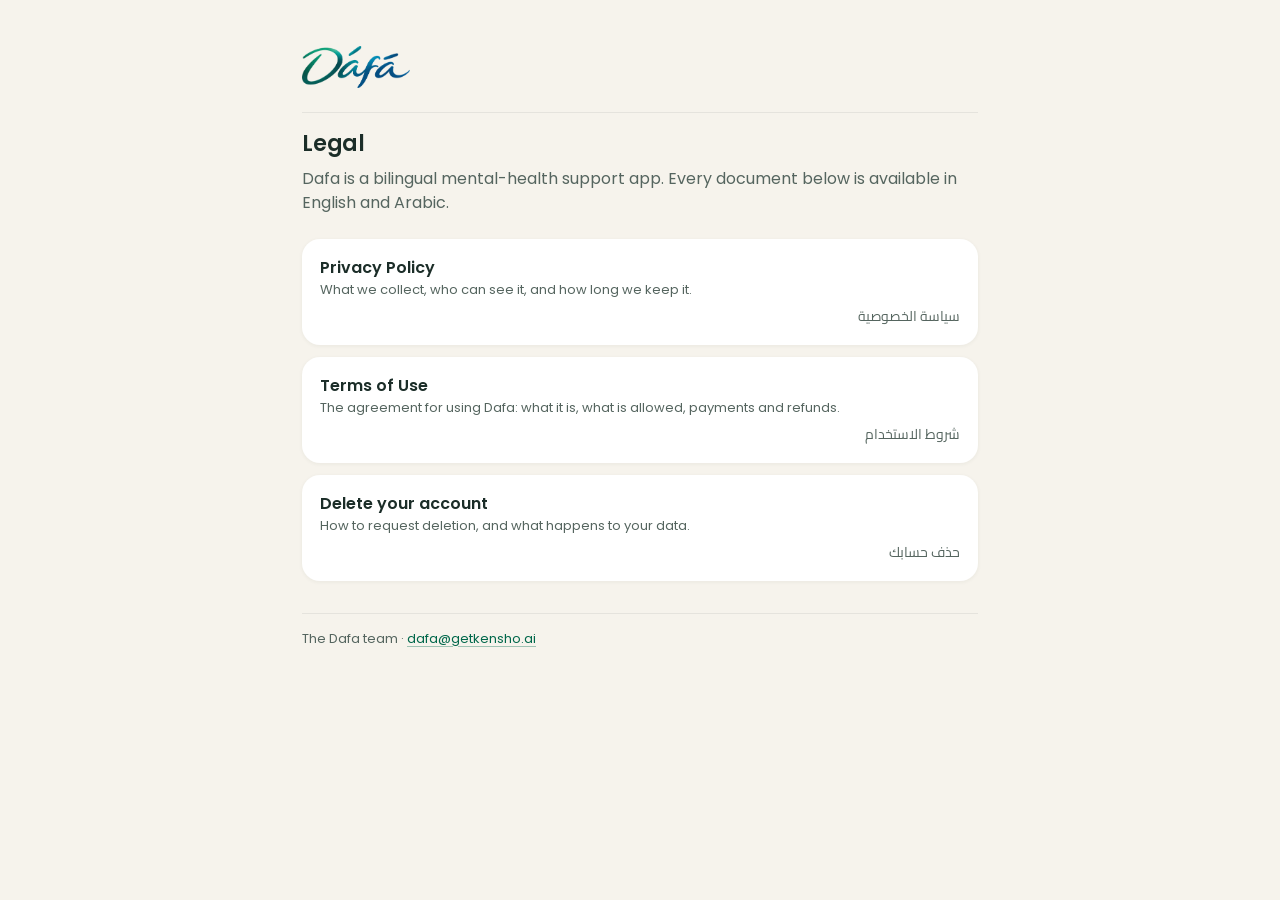
<file: index.html>
<!doctype html>
<html lang="en" dir="ltr">
<head>
<meta charset="utf-8">
<meta name="viewport" content="width=device-width, initial-scale=1">
<title>Dafa — Legal</title>
<meta name="description" content="Dafa privacy policy and account deletion.">
<meta name="theme-color" content="#F6F3EC">
<link rel="stylesheet" href="style.css">
<style>
  .links { display: grid; gap: var(--sp-md); margin-top: var(--sp-xl); }
  .links a {
    display: block;
    background: var(--card);
    border-radius: var(--r-lg);
    padding: var(--sp-card);
    box-shadow: var(--e-raised);
    text-decoration: none;
    color: var(--ink);
  }
  .links a:hover { box-shadow: var(--e-soft); }
  .links .t { font-size: 16px; line-height: 22px; font-weight: 600; }
  .links .d { font-size: 13px; line-height: 18px; color: var(--slate); margin-top: 2px; }
  .links .ar { font-family: var(--font-arabic); direction: rtl; margin-top: 6px; color: var(--slate); font-size: 14px; }
</style>
</head>
<body>
<div class="wrap">

<header class="masthead">
  <a class="brand" href="index.html">
    <img src="dafa-wordmark.png" alt="Dafa" width="309" height="120">
  </a>
</header>

<h1>Legal</h1>
<p class="lede">Dafa is a bilingual mental-health support app. Every document below is available in English and Arabic.</p>

<nav class="links">
  <a href="privacy-policy.html">
    <div class="t">Privacy Policy</div>
    <div class="d">What we collect, who can see it, and how long we keep it.</div>
    <div class="ar">سياسة الخصوصية</div>
  </a>
  <a href="terms.html">
    <div class="t">Terms of Use</div>
    <div class="d">The agreement for using Dafa: what it is, what is allowed, payments and refunds.</div>
    <div class="ar">شروط الاستخدام</div>
  </a>
  <a href="delete-account.html">
    <div class="t">Delete your account</div>
    <div class="d">How to request deletion, and what happens to your data.</div>
    <div class="ar">حذف حسابك</div>
  </a>
</nav>

<footer>
  <p>The Dafa team · <a href="mailto:dafa@getkensho.ai">dafa@getkensho.ai</a></p>
</footer>

</div>
</body>
</html>
</file>
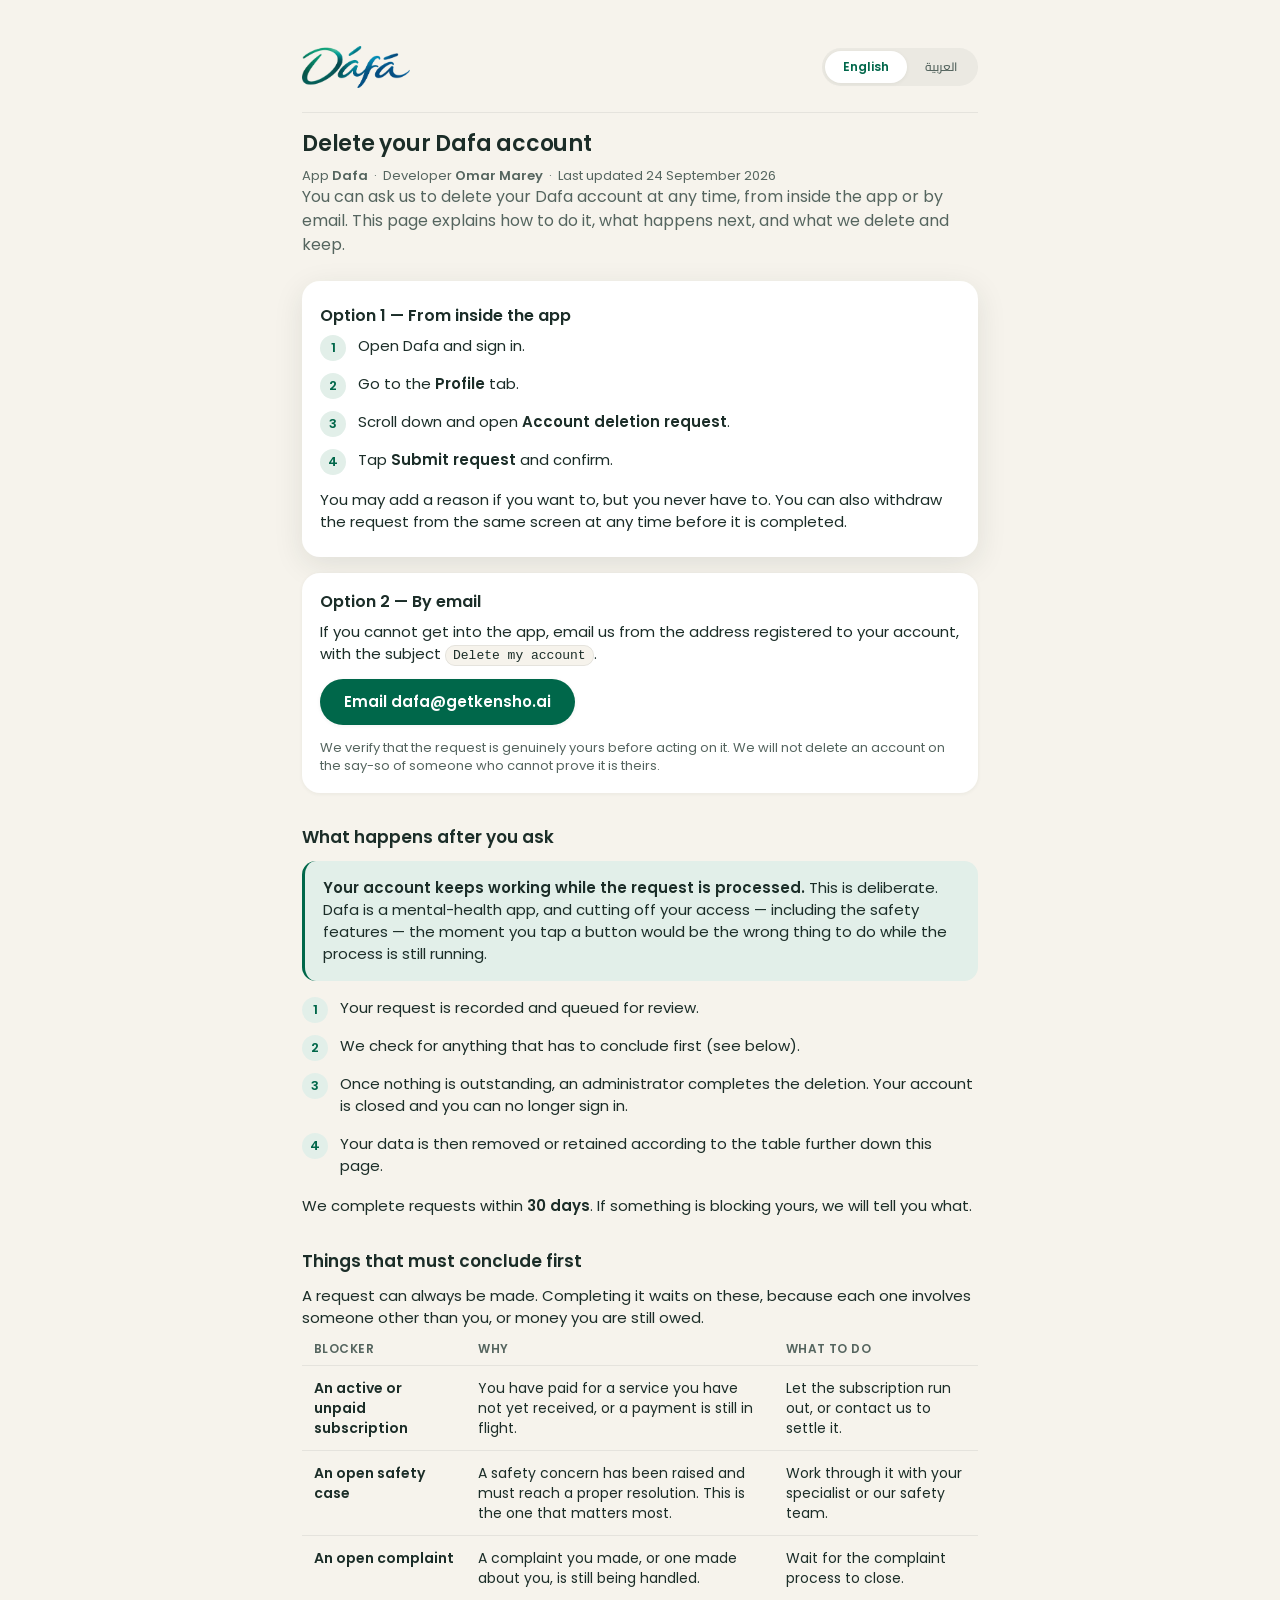
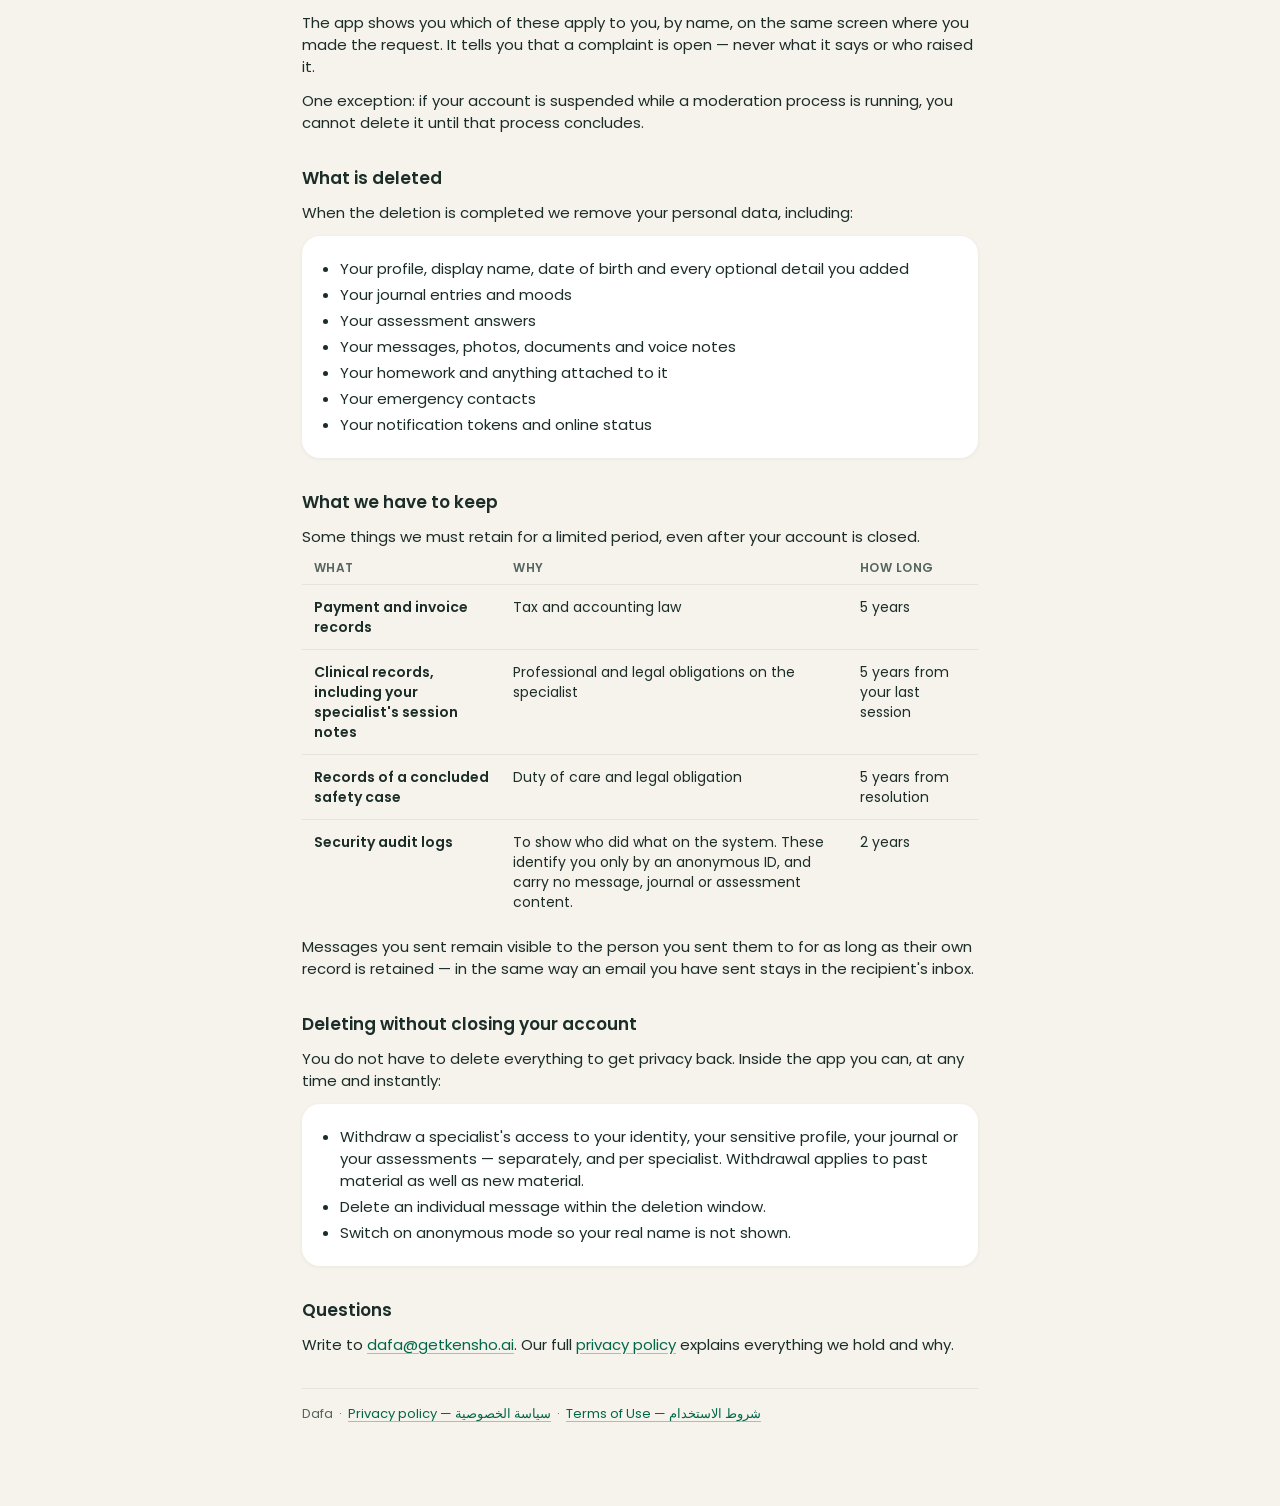
<file: delete-account.html>
<!doctype html>
<html lang="en" dir="ltr">
<head>
<meta charset="utf-8">
<meta name="viewport" content="width=device-width, initial-scale=1">
<title>Dafa — Delete your account</title>
<meta name="description" content="How to request deletion of your Dafa account and what happens to your data afterwards.">
<meta name="theme-color" content="#F6F3EC">
<link rel="stylesheet" href="style.css">
</head>
<body>
<div class="wrap">

<header class="masthead">
  <a class="brand" href="index.html">
    <img src="dafa-wordmark.png" alt="Dafa" width="309" height="120">
  </a>
  <div class="segmented" role="group" aria-label="Language">
    <button id="btn-en" aria-pressed="true" onclick="setLang('en')">English</button>
    <button id="btn-ar" aria-pressed="false" onclick="setLang('ar')">العربية</button>
  </div>
</header>

<!-- ══════════════════════════ ENGLISH ══════════════════════════ -->
<div class="lang on" id="en">

<h1>Delete your Dafa account</h1>
<p class="meta">App <strong>Dafa</strong> &nbsp;·&nbsp; Developer <strong>Omar Marey</strong> &nbsp;·&nbsp; Last updated 24 September 2026</p>

<p class="lede">You can ask us to delete your Dafa account at any time, from inside the app or by email. This page explains how to do it, what happens next, and what we delete and keep.</p>

<div class="card hero">
  <h3>Option 1 — From inside the app</h3>
  <ol class="steps">
    <li>Open Dafa and sign in.</li>
    <li>Go to the <strong>Profile</strong> tab.</li>
    <li>Scroll down and open <strong>Account deletion request</strong>.</li>
    <li>Tap <strong>Submit request</strong> and confirm.</li>
  </ol>
  <p style="margin-top:18px">You may add a reason if you want to, but you never have to. You can also withdraw the request from the same screen at any time before it is completed.</p>
</div>

<div class="card">
  <h3>Option 2 — By email</h3>
  <p>If you cannot get into the app, email us from the address registered to your account, with the subject <code>Delete my account</code>.</p>
  <p><a class="btn" href="mailto:dafa@getkensho.ai?subject=Delete%20my%20account">Email dafa@getkensho.ai</a></p>
  <p class="meta" style="margin-top:14px">We verify that the request is genuinely yours before acting on it. We will not delete an account on the say-so of someone who cannot prove it is theirs.</p>
</div>

<h2>What happens after you ask</h2>

<div class="callout good">
  <p><strong>Your account keeps working while the request is processed.</strong> This is deliberate. Dafa is a mental-health app, and cutting off your access — including the safety features — the moment you tap a button would be the wrong thing to do while the process is still running.</p>
</div>

<ol class="steps">
  <li>Your request is recorded and queued for review.</li>
  <li>We check for anything that has to conclude first (see below).</li>
  <li>Once nothing is outstanding, an administrator completes the deletion. Your account is closed and you can no longer sign in.</li>
  <li>Your data is then removed or retained according to the table further down this page.</li>
</ol>

<p style="margin-top:18px">We complete requests within <strong>30 days</strong>. If something is blocking yours, we will tell you what.</p>

<h2>Things that must conclude first</h2>
<p>A request can always be made. Completing it waits on these, because each one involves someone other than you, or money you are still owed.</p>
<table>
  <thead><tr><th>Blocker</th><th>Why</th><th>What to do</th></tr></thead>
  <tbody>
    <tr>
      <td>An active or unpaid subscription</td>
      <td>You have paid for a service you have not yet received, or a payment is still in flight.</td>
      <td>Let the subscription run out, or contact us to settle it.</td>
    </tr>
    <tr>
      <td>An open safety case</td>
      <td>A safety concern has been raised and must reach a proper resolution. This is the one that matters most.</td>
      <td>Work through it with your specialist or our safety team.</td>
    </tr>
    <tr>
      <td>An open complaint</td>
      <td>A complaint you made, or one made about you, is still being handled.</td>
      <td>Wait for the complaint process to close.</td>
    </tr>
  </tbody>
</table>
<p>The app shows you which of these apply to you, by name, on the same screen where you made the request. It tells you that a complaint is open — never what it says or who raised it.</p>
<p>One exception: if your account is suspended while a moderation process is running, you cannot delete it until that process concludes.</p>

<h2>What is deleted</h2>
<p>When the deletion is completed we remove your personal data, including:</p>
<div class="card">
  <ul>
    <li>Your profile, display name, date of birth and every optional detail you added</li>
    <li>Your journal entries and moods</li>
    <li>Your assessment answers</li>
    <li>Your messages, photos, documents and voice notes</li>
    <li>Your homework and anything attached to it</li>
    <li>Your emergency contacts</li>
    <li>Your notification tokens and online status</li>
  </ul>
</div>

<h2>What we have to keep</h2>
<p>Some things we must retain for a limited period, even after your account is closed.</p>
<table>
  <thead><tr><th>What</th><th>Why</th><th>How long</th></tr></thead>
  <tbody>
    <tr><td>Payment and invoice records</td><td>Tax and accounting law</td><td>5 years</td></tr>
    <tr><td>Clinical records, including your specialist's session notes</td><td>Professional and legal obligations on the specialist</td><td>5 years from your last session</td></tr>
    <tr><td>Records of a concluded safety case</td><td>Duty of care and legal obligation</td><td>5 years from resolution</td></tr>
    <tr><td>Security audit logs</td><td>To show who did what on the system. These identify you only by an anonymous ID, and carry no message, journal or assessment content.</td><td>2 years</td></tr>
  </tbody>
</table>

<p>Messages you sent remain visible to the person you sent them to for as long as their own record is retained — in the same way an email you have sent stays in the recipient's inbox.</p>

<h2>Deleting without closing your account</h2>
<p>You do not have to delete everything to get privacy back. Inside the app you can, at any time and instantly:</p>
<div class="card">
  <ul>
    <li>Withdraw a specialist's access to your identity, your sensitive profile, your journal or your assessments — separately, and per specialist. Withdrawal applies to past material as well as new material.</li>
    <li>Delete an individual message within the deletion window.</li>
    <li>Switch on anonymous mode so your real name is not shown.</li>
  </ul>
</div>

<h2>Questions</h2>
<p>Write to <a href="mailto:dafa@getkensho.ai">dafa@getkensho.ai</a>. Our full <a href="privacy-policy.html">privacy policy</a> explains everything we hold and why.</p>

</div>

<!-- ══════════════════════════ ARABIC ══════════════════════════ -->
<div class="lang" id="ar" dir="rtl" lang="ar">

<h1>حذف حسابك في Dafa</h1>
<p class="meta">التطبيق <strong>Dafa</strong> &nbsp;·&nbsp; المطوّر <strong>عمر مرعي</strong> &nbsp;·&nbsp; آخر تحديث ٢٤ سبتمبر ٢٠٢٦</p>

<p class="lede">يمكنك أن تطلب منا حذف حسابك في Dafa في أي وقت، من داخل التطبيق أو عبر البريد الإلكتروني. توضح هذه الصفحة كيف تفعل ذلك، وماذا يحدث بعده، وما الذي نحذفه وما الذي نحتفظ به.</p>

<div class="card hero">
  <h3>الطريقة الأولى — من داخل التطبيق</h3>
  <ol class="steps">
    <li>افتح Dafa وسجّل الدخول.</li>
    <li>انتقل إلى تبويب <strong>الملف الشخصي</strong>.</li>
    <li>انزل لأسفل وافتح <strong>طلب حذف الحساب</strong>.</li>
    <li>اضغط <strong>قدّم الطلب</strong> ثم أكّد.</li>
  </ol>
  <p style="margin-top:18px">يمكنك إضافة سبب إن أردت، لكنك لست مضطرًا أبدًا. ويمكنك كذلك سحب الطلب من الشاشة نفسها في أي وقت قبل اكتماله.</p>
</div>

<div class="card">
  <h3>الطريقة الثانية — عبر البريد الإلكتروني</h3>
  <p>إذا تعذّر عليك الدخول إلى التطبيق، راسلنا من البريد المسجّل في حسابك وليكن الموضوع <code>حذف حسابي</code>.</p>
  <p><a class="btn" href="mailto:dafa@getkensho.ai?subject=%D8%AD%D8%B0%D9%81%20%D8%AD%D8%B3%D8%A7%D8%A8%D9%8A">راسلنا على dafa@getkensho.ai</a></p>
  <p class="meta" style="margin-top:14px">ونتحقق من أن الطلب صادر منك فعلًا قبل تنفيذه. فلن نحذف حسابًا بناءً على كلام شخص لا يستطيع إثبات أنه صاحبه.</p>
</div>

<h2>ماذا يحدث بعد طلبك</h2>

<div class="callout good">
  <p><strong>يظل حسابك يعمل أثناء معالجة الطلب.</strong> وهذا مقصود. Dafa تطبيق للصحة النفسية، وقطع وصولك — بما في ذلك خصائص السلامة — بمجرد ضغطك على زر سيكون تصرفًا خاطئًا والإجراء ما زال جاريًا.</p>
</div>

<ol class="steps">
  <li>يُسجَّل طلبك ويُدرَج للمراجعة.</li>
  <li>نتحقق مما يجب أن ينتهي أولًا (انظر أدناه).</li>
  <li>وحين لا يتبقى شيء معلّق، يُتِم أحد المشرفين الحذف. يُغلق حسابك ولن تستطيع تسجيل الدخول بعدها.</li>
  <li>ثم تُحذف بياناتك أو يُحتفظ بها وفق الجدول الوارد أسفل هذه الصفحة.</li>
</ol>

<p style="margin-top:18px">ونُتِم الطلبات خلال <strong>٣٠ يومًا</strong>. وإن كان هناك ما يعطّل طلبك، فسنخبرك به.</p>

<h2>ما يجب أن ينتهي أولًا</h2>
<p>يمكن تقديم الطلب دائمًا. أما إتمامه فينتظر هذه الأمور، لأن كلًّا منها يخص شخصًا آخر غيرك أو مالًا ما زال مستحقًا لك.</p>
<table>
  <thead><tr><th>المعطِّل</th><th>السبب</th><th>ما ينبغي فعله</th></tr></thead>
  <tbody>
    <tr>
      <td>اشتراك ساري أو غير مسدد</td>
      <td>دفعت مقابل خدمة لم تحصل عليها بعد، أو هناك عملية دفع ما زالت جارية.</td>
      <td>اترك الاشتراك ينتهي، أو تواصل معنا لتسويته.</td>
    </tr>
    <tr>
      <td>حالة سلامة مفتوحة</td>
      <td>أُثيرت مسألة تتعلق بالسلامة ويجب أن تصل إلى خاتمة سليمة. وهذا هو الأهم بينها.</td>
      <td>استكملها مع متخصصك أو مع فريق السلامة لدينا.</td>
    </tr>
    <tr>
      <td>شكوى مفتوحة</td>
      <td>شكوى قدّمتها أنت أو قُدِّمت بشأنك وما زالت قيد المعالجة.</td>
      <td>انتظر إغلاق إجراء الشكوى.</td>
    </tr>
  </tbody>
</table>
<p>ويعرض لك التطبيق أيًّا من هذه ينطبق عليك، بالاسم، على الشاشة نفسها التي قدّمت منها الطلب. فيخبرك بأن هناك شكوى مفتوحة — لا بما ورد فيها ولا بمن قدّمها.</p>
<p>واستثناء واحد: إذا كان حسابك موقوفًا أثناء إجراء إشرافي، فلن تتمكن من حذفه حتى ينتهي ذلك الإجراء.</p>

<h2>ما يُحذف</h2>
<p>عند إتمام الحذف نزيل بياناتك الشخصية، ومنها:</p>
<div class="card">
  <ul>
    <li>ملفك الشخصي واسم العرض وتاريخ الميلاد وكل تفصيل اختياري أضفته</li>
    <li>تدوينات يومياتك وحالاتك المزاجية</li>
    <li>إجابات تقييماتك</li>
    <li>رسائلك وصورك ومستنداتك ورسائلك الصوتية</li>
    <li>واجباتك وما أُرفق بها</li>
    <li>جهات اتصال الطوارئ الخاصة بك</li>
    <li>رموز الإشعارات وحالة اتصالك</li>
  </ul>
</div>

<h2>ما يلزمنا الاحتفاظ به</h2>
<p>هناك أمور يلزمنا الاحتفاظ بها مدةً محددة، حتى بعد إغلاق حسابك.</p>
<table>
  <thead><tr><th>ما هو</th><th>السبب</th><th>المدة</th></tr></thead>
  <tbody>
    <tr><td>سجلات الدفع والفواتير</td><td>القانون الضريبي والمحاسبي</td><td>٥ سنوات</td></tr>
    <tr><td>السجلات الإكلينيكية، ومنها ملاحظات جلسات متخصصك</td><td>التزامات مهنية وقانونية على المتخصص</td><td>٥ سنوات من آخر جلسة</td></tr>
    <tr><td>سجلات حالة سلامة منتهية</td><td>واجب الرعاية والتزام قانوني</td><td>٥ سنوات من إغلاقها</td></tr>
    <tr><td>سجلات التدقيق الأمنية</td><td>لبيان من فعل ماذا في النظام. وهي لا تعرّفك إلا بمعرّف مجهول، ولا تحتوي على نص رسائل أو يوميات أو تقييمات.</td><td>سنتان</td></tr>
  </tbody>
</table>

<p>وتبقى الرسائل التي أرسلتها ظاهرة لمن أرسلتها إليه ما دام سجله هو محفوظًا، تمامًا كرسالة بريد أرسلتها فبقيت في بريد المستلم.</p>

<h2>الحذف دون إغلاق الحساب</h2>
<p>لست مضطرًا لحذف كل شيء لتستعيد خصوصيتك. فداخل التطبيق يمكنك، في أي وقت وفورًا:</p>
<div class="card">
  <ul>
    <li>سحب وصول متخصص إلى هويتك أو ملفك الحساس أو يومياتك أو تقييماتك — كلٌّ على حدة، ولكل متخصص بمفرده. والسحب يسري على ما مضى كما على الجديد.</li>
    <li>حذف رسالة بعينها خلال مهلة الحذف.</li>
    <li>تفعيل الوضع المجهول فلا يظهر اسمك الحقيقي.</li>
  </ul>
</div>

<h2>استفسارات</h2>
<p>راسلنا على <a href="mailto:dafa@getkensho.ai">dafa@getkensho.ai</a>. وتشرح <a href="privacy-policy.html">سياسة الخصوصية</a> الكاملة كل ما نحتفظ به وسببه.</p>

</div>

<footer>
  <p>Dafa &nbsp;·&nbsp; <a href="privacy-policy.html">Privacy policy — سياسة الخصوصية</a> &nbsp;·&nbsp; <a href="terms.html">Terms of Use — شروط الاستخدام</a></p>
</footer>

</div>

<script>
function setLang(code) {
  document.querySelectorAll('.lang').forEach(function (el) {
    el.classList.toggle('on', el.id === code);
  });
  document.getElementById('btn-en').setAttribute('aria-pressed', String(code === 'en'));
  document.getElementById('btn-ar').setAttribute('aria-pressed', String(code === 'ar'));
  document.documentElement.lang = code;
  document.documentElement.dir = code === 'ar' ? 'rtl' : 'ltr';
  try { localStorage.setItem('dafa-legal-lang', code); } catch (e) { /* private mode */ }
}
try {
  // §221: the app opens a page with #ar or #en, its reader's language.
  var asked = location.hash.slice(1);
  var saved = localStorage.getItem('dafa-legal-lang');
  if (asked === 'ar' || asked === 'en') setLang(asked);
  else if (saved === 'ar' || saved === 'en') setLang(saved);
  else if ((navigator.language || '').slice(0, 2) === 'ar') setLang('ar');
} catch (e) { /* private mode */ }
</script>

</body>
</html>
</file>
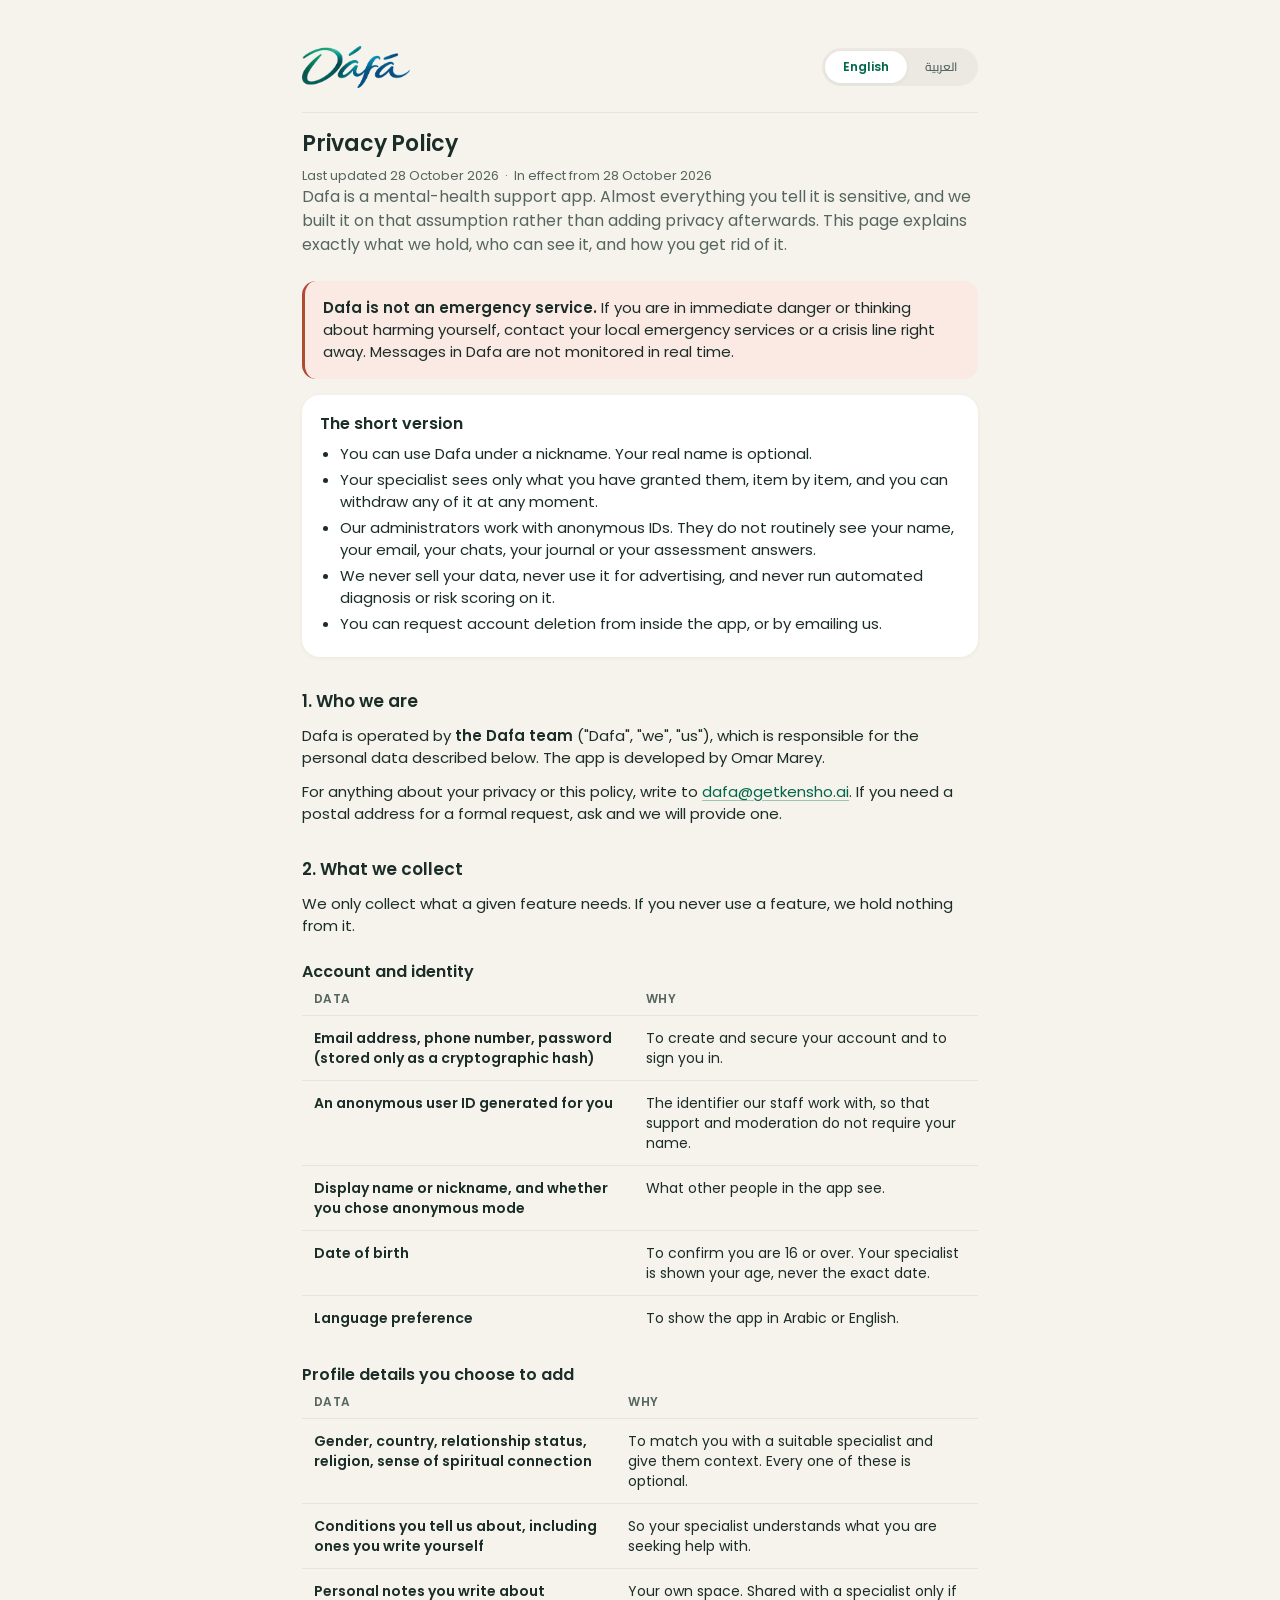
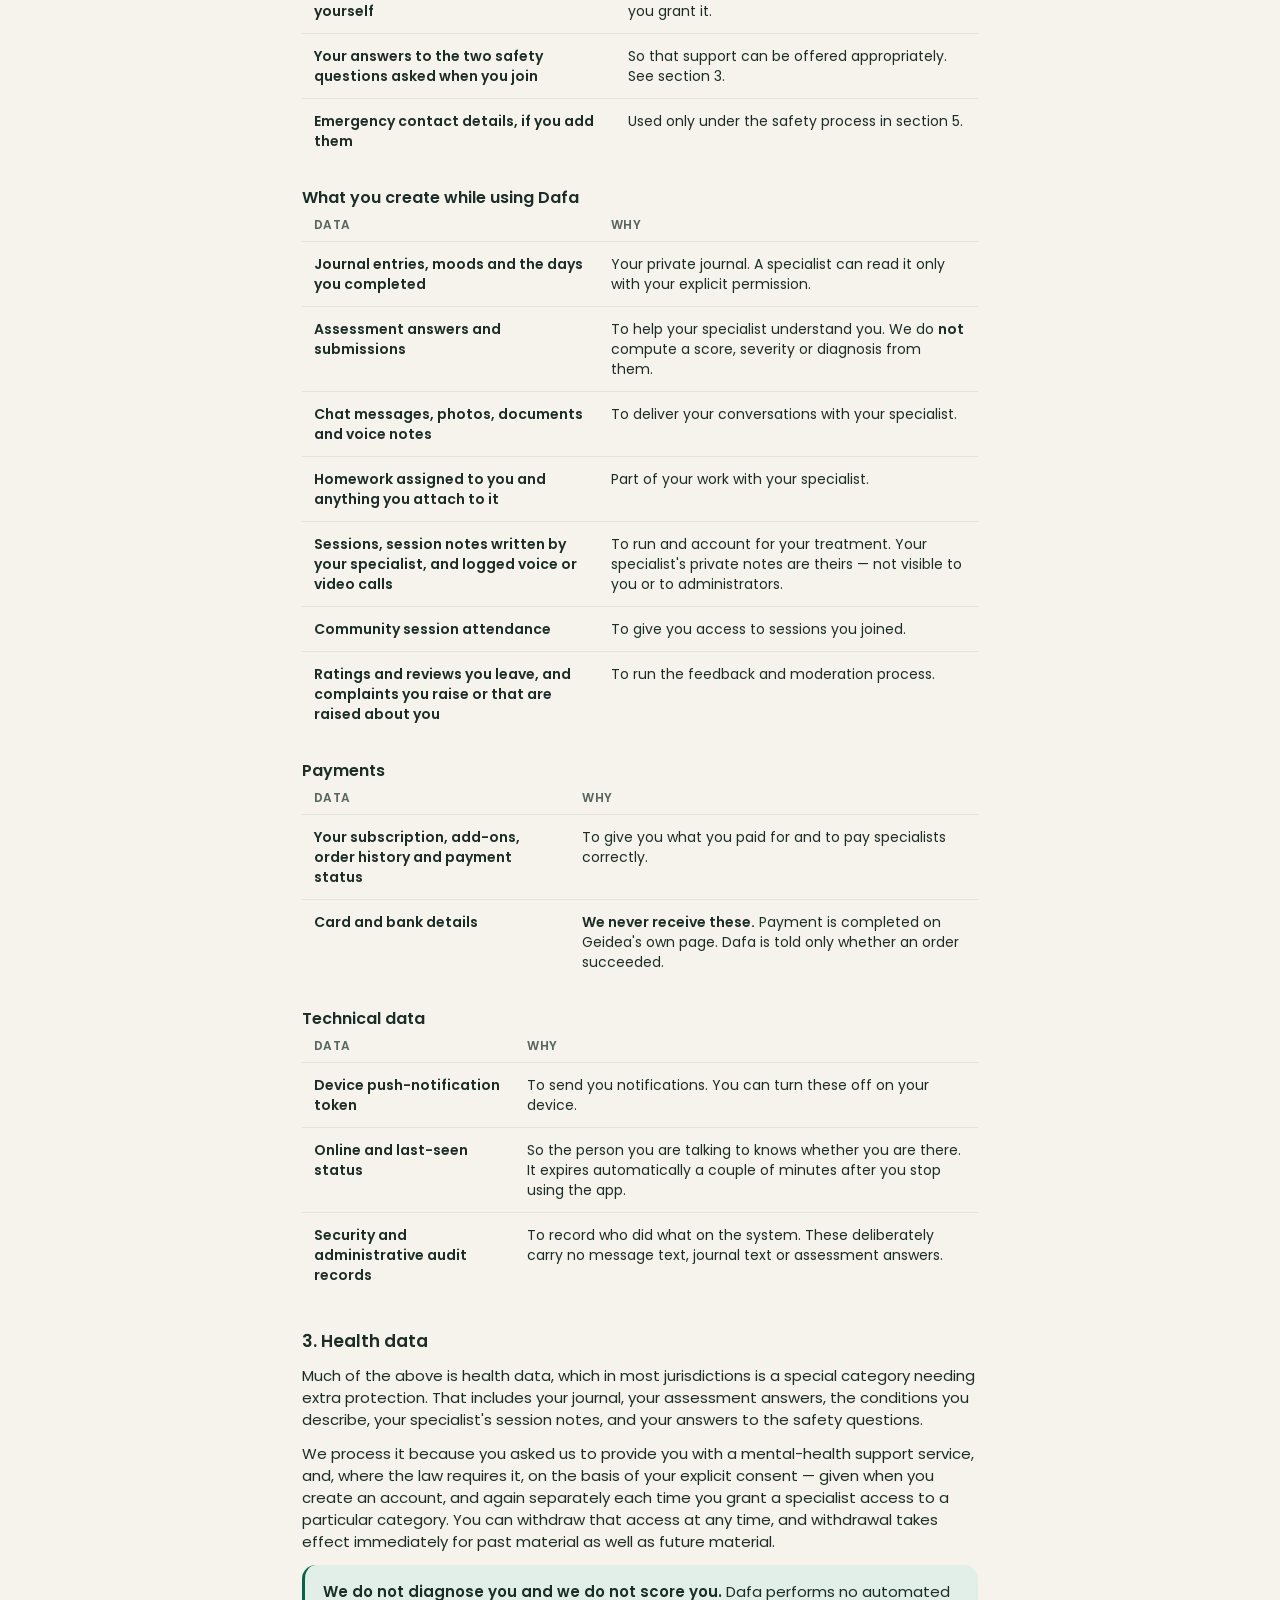
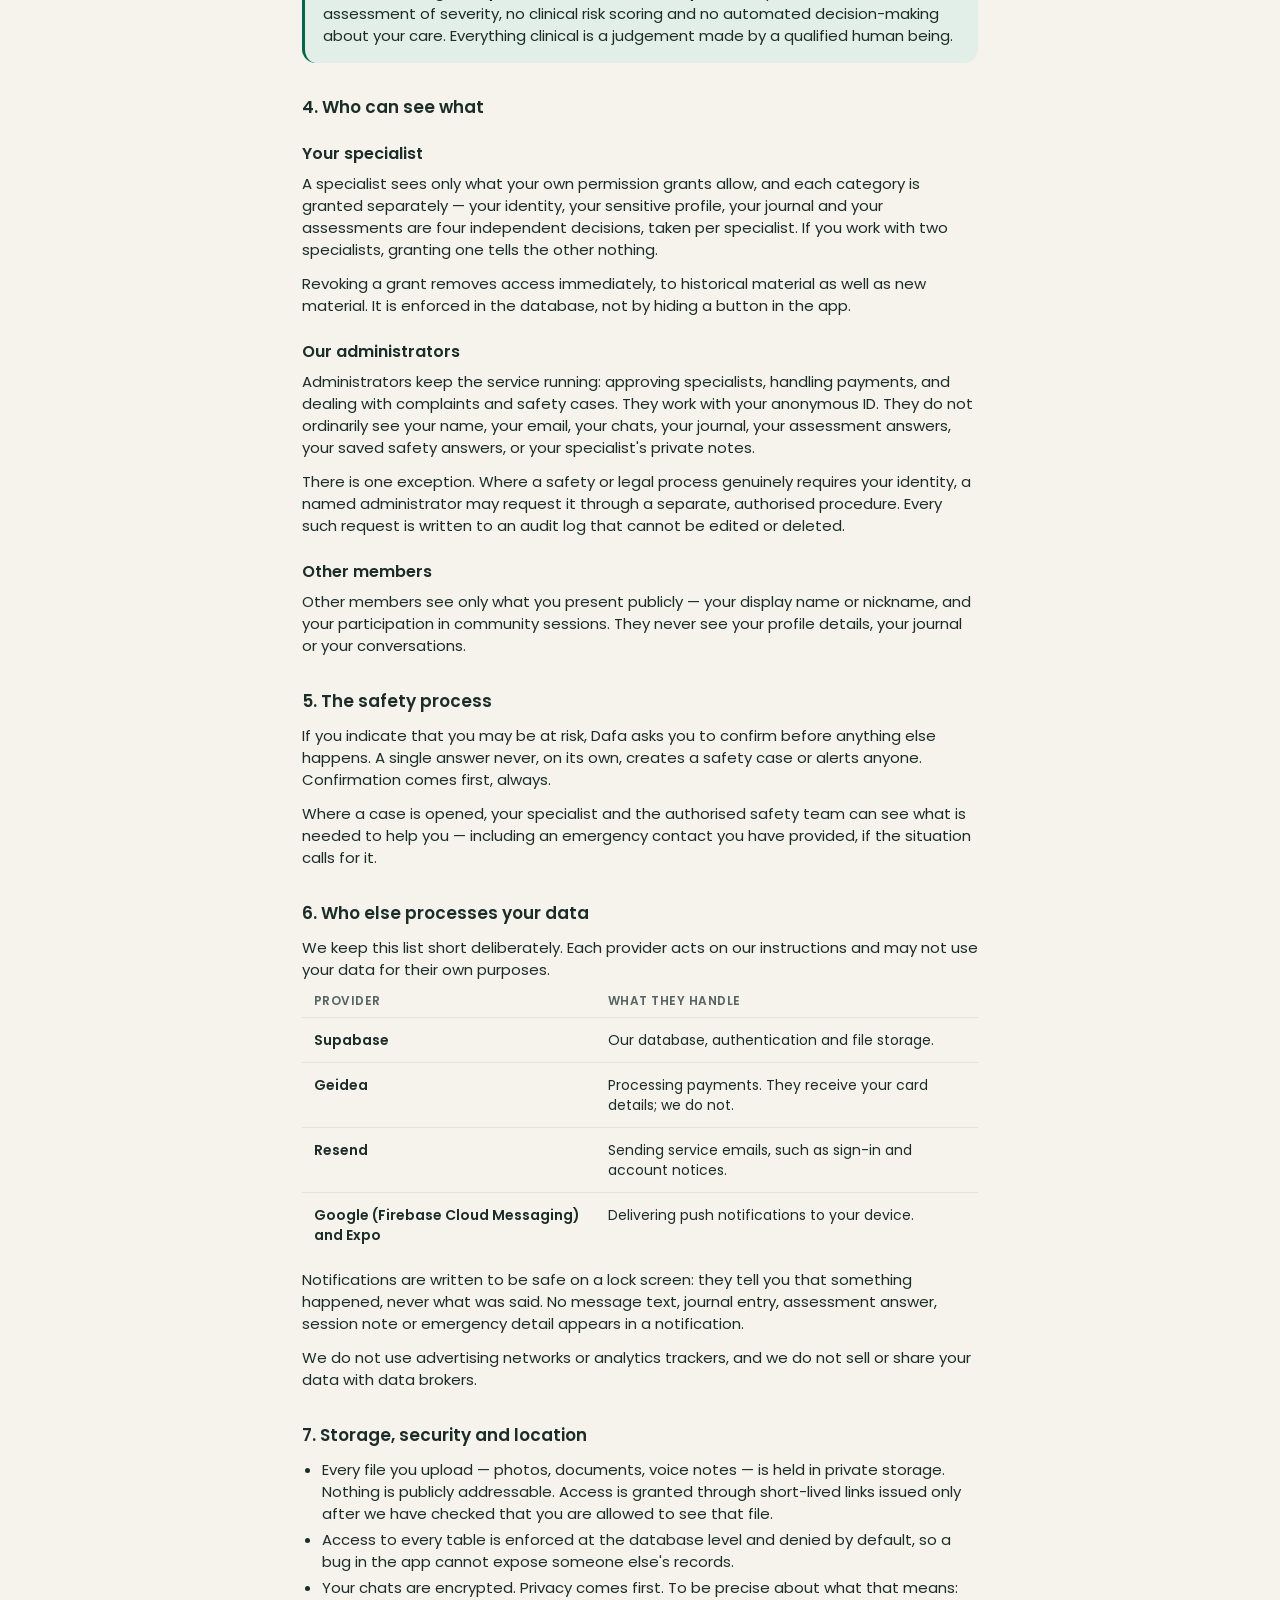
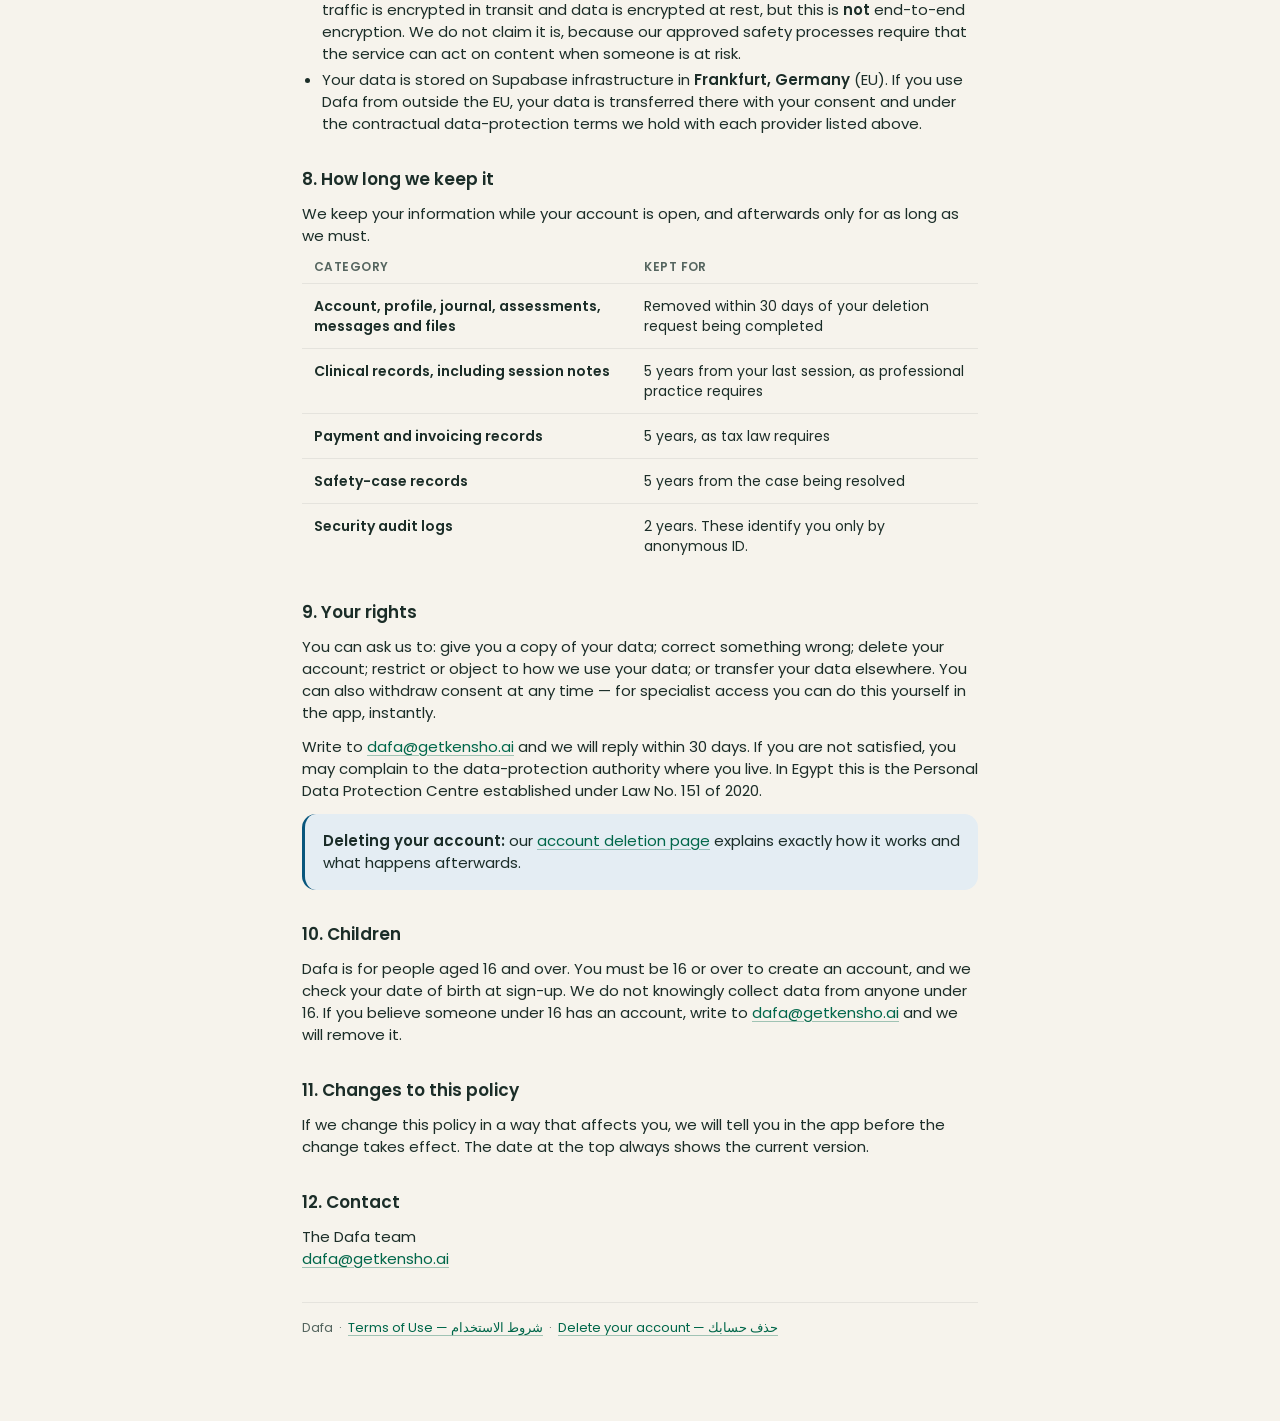
<file: privacy-policy.html>
<!doctype html>
<html lang="en" dir="ltr">
<head>
<meta charset="utf-8">
<meta name="viewport" content="width=device-width, initial-scale=1">
<title>Dafa — Privacy Policy</title>
<meta name="description" content="How the Dafa mental-health support app collects, uses, protects and deletes your information.">
<meta name="theme-color" content="#F6F3EC">
<link rel="stylesheet" href="style.css">
</head>
<body>
<div class="wrap">

<header class="masthead">
  <a class="brand" href="index.html">
    <img src="dafa-wordmark.png" alt="Dafa" width="309" height="120">
  </a>
  <div class="segmented" role="group" aria-label="Language">
    <button id="btn-en" aria-pressed="true" onclick="setLang('en')">English</button>
    <button id="btn-ar" aria-pressed="false" onclick="setLang('ar')">العربية</button>
  </div>
</header>

<!-- ══════════════════════════ ENGLISH ══════════════════════════ -->
<div class="lang on" id="en">

<h1>Privacy Policy</h1>
<p class="meta">Last updated 28 October 2026 &nbsp;·&nbsp; In effect from 28 October 2026</p>

<p class="lede">Dafa is a mental-health support app. Almost everything you tell it is sensitive, and we built it on that assumption rather than adding privacy afterwards. This page explains exactly what we hold, who can see it, and how you get rid of it.</p>

<div class="callout alert">
  <p><strong>Dafa is not an emergency service.</strong> If you are in immediate danger or thinking about harming yourself, contact your local emergency services or a crisis line right away. Messages in Dafa are not monitored in real time.</p>
</div>

<div class="card">
  <h3>The short version</h3>
  <ul>
    <li>You can use Dafa under a nickname. Your real name is optional.</li>
    <li>Your specialist sees only what you have granted them, item by item, and you can withdraw any of it at any moment.</li>
    <li>Our administrators work with anonymous IDs. They do not routinely see your name, your email, your chats, your journal or your assessment answers.</li>
    <li>We never sell your data, never use it for advertising, and never run automated diagnosis or risk scoring on it.</li>
    <li>You can request account deletion from inside the app, or by emailing us.</li>
  </ul>
</div>

<h2>1. Who we are</h2>
<p>Dafa is operated by <strong>the Dafa team</strong> ("Dafa", "we", "us"), which is responsible for the personal data described below. The app is developed by Omar Marey.</p>
<p>For anything about your privacy or this policy, write to <a href="mailto:dafa@getkensho.ai">dafa@getkensho.ai</a>. If you need a postal address for a formal request, ask and we will provide one.</p>

<h2>2. What we collect</h2>
<p>We only collect what a given feature needs. If you never use a feature, we hold nothing from it.</p>

<h3>Account and identity</h3>
<table>
  <thead><tr><th>Data</th><th>Why</th></tr></thead>
  <tbody>
    <tr><td>Email address, phone number, password (stored only as a cryptographic hash)</td><td>To create and secure your account and to sign you in.</td></tr>
    <tr><td>An anonymous user ID generated for you</td><td>The identifier our staff work with, so that support and moderation do not require your name.</td></tr>
    <tr><td>Display name or nickname, and whether you chose anonymous mode</td><td>What other people in the app see.</td></tr>
    <tr><td>Date of birth</td><td>To confirm you are 16 or over. Your specialist is shown your age, never the exact date.</td></tr>
    <tr><td>Language preference</td><td>To show the app in Arabic or English.</td></tr>
  </tbody>
</table>

<h3>Profile details you choose to add</h3>
<table>
  <thead><tr><th>Data</th><th>Why</th></tr></thead>
  <tbody>
    <tr><td>Gender, country, relationship status, religion, sense of spiritual connection</td><td>To match you with a suitable specialist and give them context. Every one of these is optional.</td></tr>
    <tr><td>Conditions you tell us about, including ones you write yourself</td><td>So your specialist understands what you are seeking help with.</td></tr>
    <tr><td>Personal notes you write about yourself</td><td>Your own space. Shared with a specialist only if you grant it.</td></tr>
    <tr><td>Your answers to the two safety questions asked when you join</td><td>So that support can be offered appropriately. See section 3.</td></tr>
    <tr><td>Emergency contact details, if you add them</td><td>Used only under the safety process in section 5.</td></tr>
  </tbody>
</table>

<h3>What you create while using Dafa</h3>
<table>
  <thead><tr><th>Data</th><th>Why</th></tr></thead>
  <tbody>
    <tr><td>Journal entries, moods and the days you completed</td><td>Your private journal. A specialist can read it only with your explicit permission.</td></tr>
    <tr><td>Assessment answers and submissions</td><td>To help your specialist understand you. We do <strong>not</strong> compute a score, severity or diagnosis from them.</td></tr>
    <tr><td>Chat messages, photos, documents and voice notes</td><td>To deliver your conversations with your specialist.</td></tr>
    <tr><td>Homework assigned to you and anything you attach to it</td><td>Part of your work with your specialist.</td></tr>
    <tr><td>Sessions, session notes written by your specialist, and logged voice or video calls</td><td>To run and account for your treatment. Your specialist's private notes are theirs — not visible to you or to administrators.</td></tr>
    <tr><td>Community session attendance</td><td>To give you access to sessions you joined.</td></tr>
    <tr><td>Ratings and reviews you leave, and complaints you raise or that are raised about you</td><td>To run the feedback and moderation process.</td></tr>
  </tbody>
</table>

<h3>Payments</h3>
<table>
  <thead><tr><th>Data</th><th>Why</th></tr></thead>
  <tbody>
    <tr><td>Your subscription, add-ons, order history and payment status</td><td>To give you what you paid for and to pay specialists correctly.</td></tr>
    <tr><td>Card and bank details</td><td><strong>We never receive these.</strong> Payment is completed on Geidea's own page. Dafa is told only whether an order succeeded.</td></tr>
  </tbody>
</table>

<h3>Technical data</h3>
<table>
  <thead><tr><th>Data</th><th>Why</th></tr></thead>
  <tbody>
    <tr><td>Device push-notification token</td><td>To send you notifications. You can turn these off on your device.</td></tr>
    <tr><td>Online and last-seen status</td><td>So the person you are talking to knows whether you are there. It expires automatically a couple of minutes after you stop using the app.</td></tr>
    <tr><td>Security and administrative audit records</td><td>To record who did what on the system. These deliberately carry no message text, journal text or assessment answers.</td></tr>
  </tbody>
</table>

<h2>3. Health data</h2>
<p>Much of the above is health data, which in most jurisdictions is a special category needing extra protection. That includes your journal, your assessment answers, the conditions you describe, your specialist's session notes, and your answers to the safety questions.</p>
<p>We process it because you asked us to provide you with a mental-health support service, and, where the law requires it, on the basis of your explicit consent — given when you create an account, and again separately each time you grant a specialist access to a particular category. You can withdraw that access at any time, and withdrawal takes effect immediately for past material as well as future material.</p>

<div class="callout good">
  <p><strong>We do not diagnose you and we do not score you.</strong> Dafa performs no automated assessment of severity, no clinical risk scoring and no automated decision-making about your care. Everything clinical is a judgement made by a qualified human being.</p>
</div>

<h2>4. Who can see what</h2>

<h3>Your specialist</h3>
<p>A specialist sees only what your own permission grants allow, and each category is granted separately — your identity, your sensitive profile, your journal and your assessments are four independent decisions, taken per specialist. If you work with two specialists, granting one tells the other nothing.</p>
<p>Revoking a grant removes access immediately, to historical material as well as new material. It is enforced in the database, not by hiding a button in the app.</p>

<h3>Our administrators</h3>
<p>Administrators keep the service running: approving specialists, handling payments, and dealing with complaints and safety cases. They work with your anonymous ID. They do not ordinarily see your name, your email, your chats, your journal, your assessment answers, your saved safety answers, or your specialist's private notes.</p>
<p>There is one exception. Where a safety or legal process genuinely requires your identity, a named administrator may request it through a separate, authorised procedure. Every such request is written to an audit log that cannot be edited or deleted.</p>

<h3>Other members</h3>
<p>Other members see only what you present publicly — your display name or nickname, and your participation in community sessions. They never see your profile details, your journal or your conversations.</p>

<h2>5. The safety process</h2>
<p>If you indicate that you may be at risk, Dafa asks you to confirm before anything else happens. A single answer never, on its own, creates a safety case or alerts anyone. Confirmation comes first, always.</p>
<p>Where a case is opened, your specialist and the authorised safety team can see what is needed to help you — including an emergency contact you have provided, if the situation calls for it.</p>

<h2>6. Who else processes your data</h2>
<p>We keep this list short deliberately. Each provider acts on our instructions and may not use your data for their own purposes.</p>
<table>
  <thead><tr><th>Provider</th><th>What they handle</th></tr></thead>
  <tbody>
    <tr><td>Supabase</td><td>Our database, authentication and file storage.</td></tr>
    <tr><td>Geidea</td><td>Processing payments. They receive your card details; we do not.</td></tr>
    <tr><td>Resend</td><td>Sending service emails, such as sign-in and account notices.</td></tr>
    <tr><td>Google (Firebase Cloud Messaging) and Expo</td><td>Delivering push notifications to your device.</td></tr>
  </tbody>
</table>
<p>Notifications are written to be safe on a lock screen: they tell you that something happened, never what was said. No message text, journal entry, assessment answer, session note or emergency detail appears in a notification.</p>
<p>We do not use advertising networks or analytics trackers, and we do not sell or share your data with data brokers.</p>

<h2>7. Storage, security and location</h2>
<ul>
  <li>Every file you upload — photos, documents, voice notes — is held in private storage. Nothing is publicly addressable. Access is granted through short-lived links issued only after we have checked that you are allowed to see that file.</li>
  <li>Access to every table is enforced at the database level and denied by default, so a bug in the app cannot expose someone else's records.</li>
  <li>Your chats are encrypted. Privacy comes first. To be precise about what that means: traffic is encrypted in transit and data is encrypted at rest, but this is <strong>not</strong> end-to-end encryption. We do not claim it is, because our approved safety processes require that the service can act on content when someone is at risk.</li>
  <li>Your data is stored on Supabase infrastructure in <strong>Frankfurt, Germany</strong> (EU). If you use Dafa from outside the EU, your data is transferred there with your consent and under the contractual data-protection terms we hold with each provider listed above.</li>
</ul>

<h2>8. How long we keep it</h2>
<p>We keep your information while your account is open, and afterwards only for as long as we must.</p>
<table>
  <thead><tr><th>Category</th><th>Kept for</th></tr></thead>
  <tbody>
    <tr><td>Account, profile, journal, assessments, messages and files</td><td>Removed within 30 days of your deletion request being completed</td></tr>
    <tr><td>Clinical records, including session notes</td><td>5 years from your last session, as professional practice requires</td></tr>
    <tr><td>Payment and invoicing records</td><td>5 years, as tax law requires</td></tr>
    <tr><td>Safety-case records</td><td>5 years from the case being resolved</td></tr>
    <tr><td>Security audit logs</td><td>2 years. These identify you only by anonymous ID.</td></tr>
  </tbody>
</table>

<h2>9. Your rights</h2>
<p>You can ask us to: give you a copy of your data; correct something wrong; delete your account; restrict or object to how we use your data; or transfer your data elsewhere. You can also withdraw consent at any time — for specialist access you can do this yourself in the app, instantly.</p>
<p>Write to <a href="mailto:dafa@getkensho.ai">dafa@getkensho.ai</a> and we will reply within 30 days. If you are not satisfied, you may complain to the data-protection authority where you live. In Egypt this is the Personal Data Protection Centre established under Law No. 151 of 2020.</p>

<div class="callout info">
  <p><strong>Deleting your account:</strong> our <a href="delete-account.html">account deletion page</a> explains exactly how it works and what happens afterwards.</p>
</div>

<h2>10. Children</h2>
<p>Dafa is for people aged 16 and over. You must be 16 or over to create an account, and we check your date of birth at sign-up. We do not knowingly collect data from anyone under 16. If you believe someone under 16 has an account, write to <a href="mailto:dafa@getkensho.ai">dafa@getkensho.ai</a> and we will remove it.</p>

<h2>11. Changes to this policy</h2>
<p>If we change this policy in a way that affects you, we will tell you in the app before the change takes effect. The date at the top always shows the current version.</p>

<h2>12. Contact</h2>
<p>The Dafa team<br>
<a href="mailto:dafa@getkensho.ai">dafa@getkensho.ai</a></p>

</div>

<!-- ══════════════════════════ ARABIC ══════════════════════════ -->
<div class="lang" id="ar" dir="rtl" lang="ar">

<h1>سياسة الخصوصية</h1>
<p class="meta">آخر تحديث ٢٨ أكتوبر ٢٠٢٦ &nbsp;·&nbsp; سارية من ٢٨ أكتوبر ٢٠٢٦</p>

<p class="lede">Dafa تطبيق للدعم النفسي. كل ما تخبرنا به تقريبًا معلومات حساسة، وقد بنيناه على هذا الأساس منذ البداية لا كإضافة لاحقة. توضح هذه الصفحة ما نحتفظ به بالضبط، ومن يستطيع الاطلاع عليه، وكيف تتخلص منه.</p>

<div class="callout alert">
  <p><strong>Dafa ليس خدمة طوارئ.</strong> إذا كنت في خطر مباشر أو تفكر في إيذاء نفسك، فاتصل بخدمات الطوارئ المحلية أو بخط أزمات على الفور. الرسائل داخل Dafa لا تُراقَب لحظة بلحظة.</p>
</div>

<div class="card">
  <h3>باختصار</h3>
  <ul>
    <li>يمكنك استخدام Dafa باسم مستعار. اسمك الحقيقي اختياري.</li>
    <li>لا يرى متخصصك إلا ما منحته له، بندًا بندًا، ويمكنك سحب أي منها في أي لحظة.</li>
    <li>يعمل المشرفون لدينا بمعرّفات مجهولة. لا يرون عادةً اسمك ولا بريدك ولا محادثاتك ولا يومياتك ولا إجاباتك في التقييمات.</li>
    <li>لا نبيع بياناتك أبدًا، ولا نستخدمها في الإعلانات، ولا نجري عليها أي تشخيص آلي أو تقييم آلي للخطورة.</li>
    <li>يمكنك طلب حذف حسابك من داخل التطبيق أو عبر مراسلتنا بالبريد.</li>
  </ul>
</div>

<h2>١. من نحن</h2>
<p>يُشغّل Dafa <strong>فريق Dafa</strong> («Dafa»، «نحن»)، وهو المسؤول عن البيانات الشخصية الموضحة أدناه. ومطوّر التطبيق هو عمر مرعي.</p>
<p>لأي أمر يخص خصوصيتك أو هذه السياسة، راسلنا على <a href="mailto:dafa@getkensho.ai">dafa@getkensho.ai</a>. وإن احتجت عنوانًا بريديًا لطلب رسمي، فاطلبه ونوافيك به.</p>

<h2>٢. ما الذي نجمعه</h2>
<p>لا نجمع إلا ما تحتاجه الميزة التي تستخدمها. وإذا لم تستخدم ميزة ما، فلا نحتفظ بشيء منها.</p>

<h3>الحساب والهوية</h3>
<table>
  <thead><tr><th>البيانات</th><th>السبب</th></tr></thead>
  <tbody>
    <tr><td>البريد الإلكتروني ورقم الهاتف وكلمة المرور (تُحفظ مشفّرة فقط)</td><td>لإنشاء حسابك وتأمينه وتسجيل دخولك.</td></tr>
    <tr><td>معرّف مستخدم مجهول يُنشأ لك</td><td>هو المعرّف الذي يتعامل به فريقنا، حتى لا يحتاج الدعم أو الإشراف إلى اسمك.</td></tr>
    <tr><td>اسم العرض أو الاسم المستعار، وما إذا اخترت الوضع المجهول</td><td>ما يراه الآخرون داخل التطبيق.</td></tr>
    <tr><td>تاريخ الميلاد</td><td>للتأكد من أن عمرك ١٦ عامًا أو أكثر. ويُعرض لمتخصصك عمرك فقط، لا التاريخ الدقيق.</td></tr>
    <tr><td>لغتك المفضلة</td><td>لعرض التطبيق بالعربية أو الإنجليزية.</td></tr>
  </tbody>
</table>

<h3>تفاصيل الملف الشخصي التي تختار إضافتها</h3>
<table>
  <thead><tr><th>البيانات</th><th>السبب</th></tr></thead>
  <tbody>
    <tr><td>النوع والدولة والحالة الاجتماعية والديانة والشعور بالاتصال الروحي</td><td>لترشيح متخصص مناسب لك ولإعطائه سياقًا. وكلها اختيارية.</td></tr>
    <tr><td>الحالات التي تخبرنا بها، بما فيها ما تكتبه بنفسك</td><td>ليفهم متخصصك ما الذي تطلب المساعدة بشأنه.</td></tr>
    <tr><td>ملاحظاتك الشخصية عن نفسك</td><td>مساحتك الخاصة. لا تُشارَك مع متخصص إلا إذا منحته ذلك.</td></tr>
    <tr><td>إجاباتك عن سؤالَي السلامة عند انضمامك</td><td>حتى يُقدَّم لك الدعم المناسب. انظر القسم ٣.</td></tr>
    <tr><td>بيانات جهة اتصال للطوارئ، إن أضفتها</td><td>تُستخدم فقط ضمن إجراء السلامة في القسم ٥.</td></tr>
  </tbody>
</table>

<h3>ما تنشئه أثناء استخدام Dafa</h3>
<table>
  <thead><tr><th>البيانات</th><th>السبب</th></tr></thead>
  <tbody>
    <tr><td>تدوينات اليوميات والحالة المزاجية والأيام التي أكملتها</td><td>يومياتك الخاصة. لا يطّلع عليها متخصص إلا بإذن صريح منك.</td></tr>
    <tr><td>إجابات التقييمات وعمليات الإرسال</td><td>لمساعدة متخصصك على فهمك. ونحن <strong>لا</strong> نحسب منها درجة ولا شدة ولا تشخيصًا.</td></tr>
    <tr><td>رسائل المحادثة والصور والمستندات والرسائل الصوتية</td><td>لإتاحة محادثاتك مع متخصصك.</td></tr>
    <tr><td>الواجبات المسندة إليك وما ترفقه بها</td><td>جزء من عملك مع متخصصك.</td></tr>
    <tr><td>الجلسات وملاحظات الجلسات التي يكتبها متخصصك والمكالمات الصوتية والمرئية المسجَّلة في السجل</td><td>لإدارة رحلتك العلاجية وحسابها. وملاحظات متخصصك الخاصة ملكه هو، ولا تظهر لك ولا للمشرفين.</td></tr>
    <tr><td>حضور الجلسات المجتمعية</td><td>لمنحك الوصول إلى الجلسات التي انضممت إليها.</td></tr>
    <tr><td>التقييمات والمراجعات التي تتركها، والشكاوى التي تقدّمها أو تُقدَّم بشأنك</td><td>لإدارة عملية الملاحظات والإشراف.</td></tr>
  </tbody>
</table>

<h3>المدفوعات</h3>
<table>
  <thead><tr><th>البيانات</th><th>السبب</th></tr></thead>
  <tbody>
    <tr><td>اشتراكك والإضافات وسجل الطلبات وحالة الدفع</td><td>لمنحك ما دفعت مقابله ولصرف مستحقات المتخصصين بدقة.</td></tr>
    <tr><td>بيانات البطاقة والحساب البنكي</td><td><strong>لا تصلنا إطلاقًا.</strong> يتم الدفع على صفحة «جيديا» نفسها، ولا يصل Dafa إلا ما إذا كان الطلب قد نجح.</td></tr>
  </tbody>
</table>

<h3>البيانات التقنية</h3>
<table>
  <thead><tr><th>البيانات</th><th>السبب</th></tr></thead>
  <tbody>
    <tr><td>رمز الإشعارات الخاص بجهازك</td><td>لإرسال الإشعارات إليك. ويمكنك إيقافها من جهازك.</td></tr>
    <tr><td>حالة الاتصال وآخر ظهور</td><td>ليعرف من تحادثه إن كنت متاحًا. وتنتهي تلقائيًا بعد دقيقتين من توقفك عن استخدام التطبيق.</td></tr>
    <tr><td>سجلات التدقيق الأمنية والإدارية</td><td>لتسجيل من فعل ماذا في النظام. وهي لا تتضمن عمدًا أي نص رسائل أو يوميات أو إجابات تقييمات.</td></tr>
  </tbody>
</table>

<h2>٣. البيانات الصحية</h2>
<p>كثير مما سبق بيانات صحية، وهي في معظم الأنظمة القانونية فئة خاصة تستوجب حماية إضافية. ويشمل ذلك يومياتك وإجابات تقييماتك والحالات التي تصفها وملاحظات متخصصك وإجاباتك عن أسئلة السلامة.</p>
<p>نعالجها لأنك طلبت منا تقديم خدمة دعم نفسي لك، واستنادًا — حيثما يشترط القانون ذلك — إلى موافقتك الصريحة التي تمنحها عند إنشاء حسابك، ثم تمنحها مرة أخرى بشكل منفصل كلما منحت متخصصًا حق الاطلاع على فئة بعينها. ويمكنك سحب هذا الوصول متى شئت، ويسري السحب فورًا على ما مضى كما على ما هو قادم.</p>

<div class="callout good">
  <p><strong>نحن لا نشخّصك ولا نمنحك درجة.</strong> لا يجري Dafa أي تقييم آلي للشدة، ولا أي حساب آلي للمخاطر، ولا أي قرار آلي بشأن رعايتك. كل ما هو إكلينيكي هو حكم يصدر عن إنسان مؤهل.</p>
</div>

<h2>٤. من يرى ماذا</h2>

<h3>متخصصك</h3>
<p>لا يرى المتخصص إلا ما تسمح به أذوناتك، وكل فئة تُمنح على حدة — هويتك، وملفك الحساس، ويومياتك، وتقييماتك أربعة قرارات مستقلة، تُتخذ لكل متخصص بمفرده. وإن كنت تتعامل مع متخصصَين، فمنح أحدهما لا يعني شيئًا للآخر.</p>
<p>وسحب الإذن يُلغي الوصول فورًا، إلى ما مضى كما إلى ما هو جديد. وهو مطبَّق في قاعدة البيانات نفسها، لا بإخفاء زر في التطبيق.</p>

<h3>المشرفون لدينا</h3>
<p>يحافظ المشرفون على تشغيل الخدمة: اعتماد المتخصصين، ومتابعة المدفوعات، ومعالجة الشكاوى وحالات السلامة. وهم يعملون بمعرّفك المجهول، ولا يرون عادةً اسمك ولا بريدك ولا محادثاتك ولا يومياتك ولا إجابات تقييماتك ولا إجابات السلامة المحفوظة ولا ملاحظات متخصصك الخاصة.</p>
<p>وهناك استثناء واحد: حين يستلزم إجراء يتعلق بالسلامة أو بالقانون معرفة هويتك فعلًا، يجوز لمشرف محدد بالاسم أن يطلبها عبر إجراء منفصل ومصرّح به. ويُسجَّل كل طلب من هذا النوع في سجل تدقيق لا يمكن تعديله أو حذفه.</p>

<h3>الأعضاء الآخرون</h3>
<p>لا يرى الأعضاء الآخرون إلا ما تعرضه علنًا: اسم العرض أو الاسم المستعار، ومشاركتك في الجلسات المجتمعية. ولا يرون أبدًا تفاصيل ملفك ولا يومياتك ولا محادثاتك.</p>

<h2>٥. إجراء السلامة</h2>
<p>إذا أشرت إلى أنك قد تكون في خطر، يطلب منك Dafa التأكيد قبل أي خطوة أخرى. ولا تؤدي إجابة واحدة بمفردها إلى فتح حالة سلامة أو تنبيه أي أحد. التأكيد أولًا، دائمًا.</p>
<p>وعند فتح حالة، يرى متخصصك وفريق السلامة المخوَّل ما يلزم لمساعدتك، بما في ذلك جهة اتصال طوارئ قدّمتها، إن استدعى الموقف ذلك.</p>

<h2>٦. من يعالج بياناتك غيرنا</h2>
<p>أبقينا هذه القائمة قصيرة عن قصد. وكل مزوّد منها يعمل وفق تعليماتنا ولا يجوز له استخدام بياناتك لأغراضه الخاصة.</p>
<table>
  <thead><tr><th>المزوّد</th><th>ما يتولاه</th></tr></thead>
  <tbody>
    <tr><td>Supabase</td><td>قاعدة بياناتنا والمصادقة وتخزين الملفات.</td></tr>
    <tr><td>جيديا (Geidea)</td><td>معالجة المدفوعات. تصله بيانات بطاقتك، ولا تصلنا نحن.</td></tr>
    <tr><td>Resend</td><td>إرسال رسائل البريد الخدمية، كإشعارات الدخول والحساب.</td></tr>
    <tr><td>Google (Firebase Cloud Messaging) و Expo</td><td>إيصال الإشعارات إلى جهازك.</td></tr>
  </tbody>
</table>
<p>والإشعارات مكتوبة بحيث تكون آمنة على شاشة القفل: تخبرك بأن شيئًا قد حدث، لا بما قيل. فلا يظهر في أي إشعار نص رسالة ولا تدوينة يوميات ولا إجابة تقييم ولا ملاحظة جلسة ولا تفصيل يتعلق بالطوارئ.</p>
<p>ولا نستخدم شبكات إعلانية ولا أدوات تتبع تحليلية، ولا نبيع بياناتك ولا نشاركها مع وسطاء بيانات.</p>

<h2>٧. التخزين والأمان والموقع</h2>
<ul>
  <li>كل ملف ترفعه — صورة أو مستند أو رسالة صوتية — يُحفظ في تخزين خاص. لا شيء منه متاح للعامة. ويتم الوصول عبر روابط قصيرة الأجل لا تُصدَر إلا بعد التحقق من أحقيتك في رؤية ذلك الملف.</li>
  <li>الوصول إلى كل جدول مطبَّق على مستوى قاعدة البيانات، والأصل فيه المنع، حتى لا يؤدي خطأ برمجي في التطبيق إلى كشف سجلات شخص آخر.</li>
  <li>محادثاتك مشفّرة. الخصوصية أولًا. وتوضيحًا لما يعنيه ذلك بدقة: البيانات مشفّرة أثناء النقل وأثناء التخزين، لكن هذا <strong>ليس</strong> تشفيرًا طرفيًا كاملًا. ولا ندّعي أنه كذلك، لأن إجراءات السلامة المعتمدة لدينا تتطلب أن تكون الخدمة قادرة على التصرف حيال المحتوى حين يكون أحدهم في خطر.</li>
  <li>تُخزَّن بياناتك على بنية Supabase في <strong>فرانكفورت بألمانيا</strong> (الاتحاد الأوروبي). وإذا كنت تستخدم Dafa من خارج الاتحاد الأوروبي، فتُنقل بياناتك إلى هناك بموافقتك ووفق شروط حماية البيانات التعاقدية المبرمة مع كل مزوّد من المذكورين أعلاه.</li>
</ul>

<h2>٨. مدة الاحتفاظ</h2>
<p>نحتفظ بمعلوماتك ما دام حسابك مفتوحًا، وبعد ذلك بالقدر الذي نلتزم به فقط.</p>
<table>
  <thead><tr><th>الفئة</th><th>مدة الاحتفاظ</th></tr></thead>
  <tbody>
    <tr><td>الحساب والملف واليوميات والتقييمات والرسائل والملفات</td><td>تُحذف خلال ٣٠ يومًا من إتمام طلب الحذف</td></tr>
    <tr><td>السجلات الإكلينيكية، ومنها ملاحظات الجلسات</td><td>٥ سنوات من آخر جلسة، وفق ما تقتضيه الممارسة المهنية</td></tr>
    <tr><td>سجلات الدفع والفواتير</td><td>٥ سنوات، وفق ما يقتضيه القانون الضريبي</td></tr>
    <tr><td>سجلات حالات السلامة</td><td>٥ سنوات من إغلاق الحالة</td></tr>
    <tr><td>سجلات التدقيق الأمنية</td><td>سنتان. وهي لا تعرّفك إلا بالمعرّف المجهول.</td></tr>
  </tbody>
</table>

<h2>٩. حقوقك</h2>
<p>يمكنك أن تطلب منا: نسخة من بياناتك؛ أو تصحيح معلومة خاطئة؛ أو حذف حسابك؛ أو تقييد استخدامنا لبياناتك أو الاعتراض عليه؛ أو نقل بياناتك إلى جهة أخرى. ويمكنك كذلك سحب موافقتك في أي وقت — وفيما يخص وصول المتخصصين يمكنك فعل ذلك بنفسك وفورًا داخل التطبيق.</p>
<p>راسلنا على <a href="mailto:dafa@getkensho.ai">dafa@getkensho.ai</a> وسنرد خلال ٣٠ يومًا. وإن لم تكن راضيًا، فلك أن تتقدم بشكوى إلى جهة حماية البيانات في بلدك. وفي مصر هو مركز حماية البيانات الشخصية المنشأ بموجب القانون رقم ١٥١ لسنة ٢٠٢٠.</p>

<div class="callout info">
  <p><strong>حذف حسابك:</strong> تشرح <a href="delete-account.html">صفحة حذف الحساب</a> كيف يجري الأمر بالضبط وماذا يحدث بعده.</p>
</div>

<h2>١٠. الأطفال</h2>
<p>Dafa مخصص لمن هم في سن ١٦ عامًا أو أكثر. يجب أن يكون عمرك ١٦ عامًا أو أكثر لإنشاء حساب، ونتحقق من تاريخ ميلادك عند التسجيل. ولا نجمع عن علم بيانات أي شخص دون السادسة عشرة. وإن كنت تعتقد أن شخصًا دون السادسة عشرة يملك حسابًا، فراسلنا على <a href="mailto:dafa@getkensho.ai">dafa@getkensho.ai</a> وسنزيله.</p>

<h2>١١. تغييرات هذه السياسة</h2>
<p>إذا غيّرنا هذه السياسة تغييرًا يمسّك، فسنخبرك داخل التطبيق قبل سريان التغيير. والتاريخ في الأعلى يوضح دائمًا النسخة السارية.</p>

<h2>١٢. للتواصل</h2>
<p>فريق Dafa<br>
<a href="mailto:dafa@getkensho.ai">dafa@getkensho.ai</a></p>

</div>

<footer>
  <p>Dafa &nbsp;·&nbsp; <a href="terms.html">Terms of Use — شروط الاستخدام</a> &nbsp;·&nbsp; <a href="delete-account.html">Delete your account — حذف حسابك</a></p>
</footer>

</div>

<script>
function setLang(code) {
  document.querySelectorAll('.lang').forEach(function (el) {
    el.classList.toggle('on', el.id === code);
  });
  document.getElementById('btn-en').setAttribute('aria-pressed', String(code === 'en'));
  document.getElementById('btn-ar').setAttribute('aria-pressed', String(code === 'ar'));
  document.documentElement.lang = code;
  document.documentElement.dir = code === 'ar' ? 'rtl' : 'ltr';
  try { localStorage.setItem('dafa-legal-lang', code); } catch (e) { /* private mode */ }
}
try {
  // §221: the app opens a page with #ar or #en, its reader's language.
  var asked = location.hash.slice(1);
  var saved = localStorage.getItem('dafa-legal-lang');
  if (asked === 'ar' || asked === 'en') setLang(asked);
  else if (saved === 'ar' || saved === 'en') setLang(saved);
  else if ((navigator.language || '').slice(0, 2) === 'ar') setLang('ar');
} catch (e) { /* private mode */ }
</script>

</body>
</html>
</file>
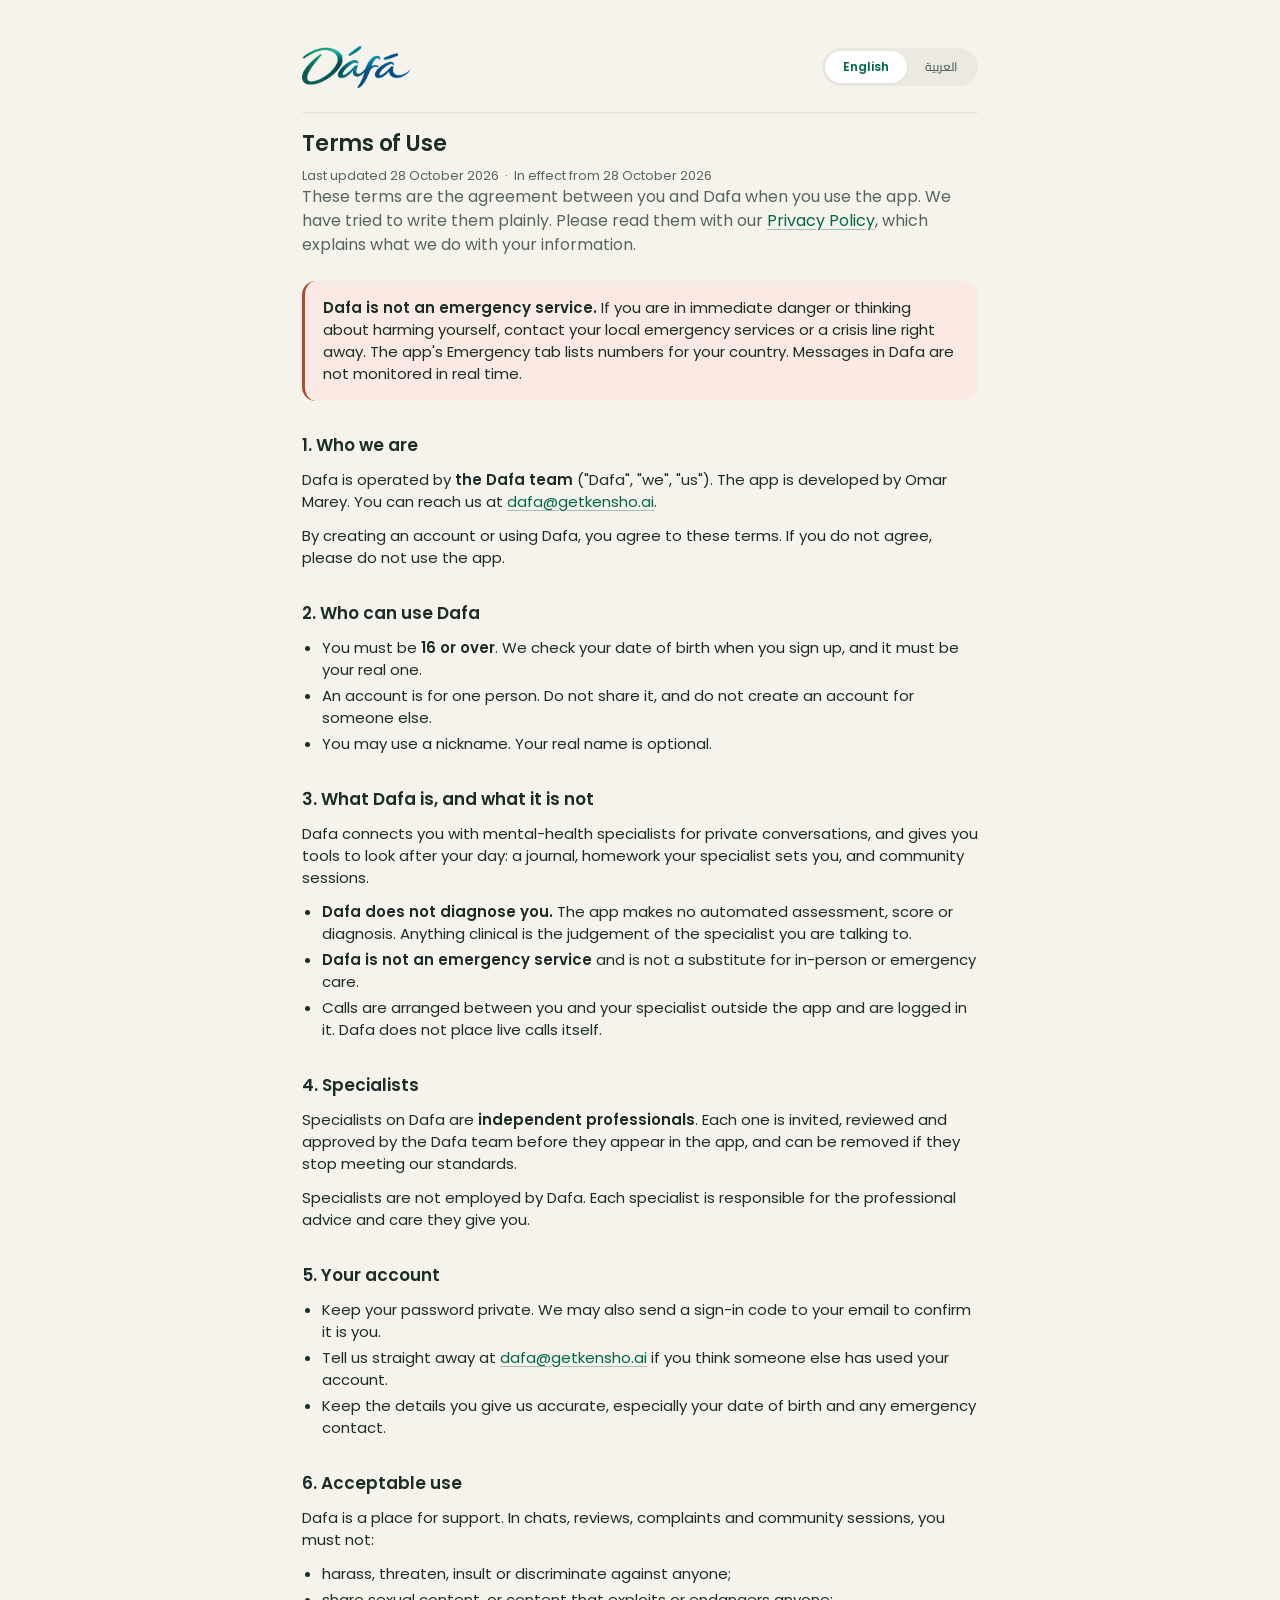
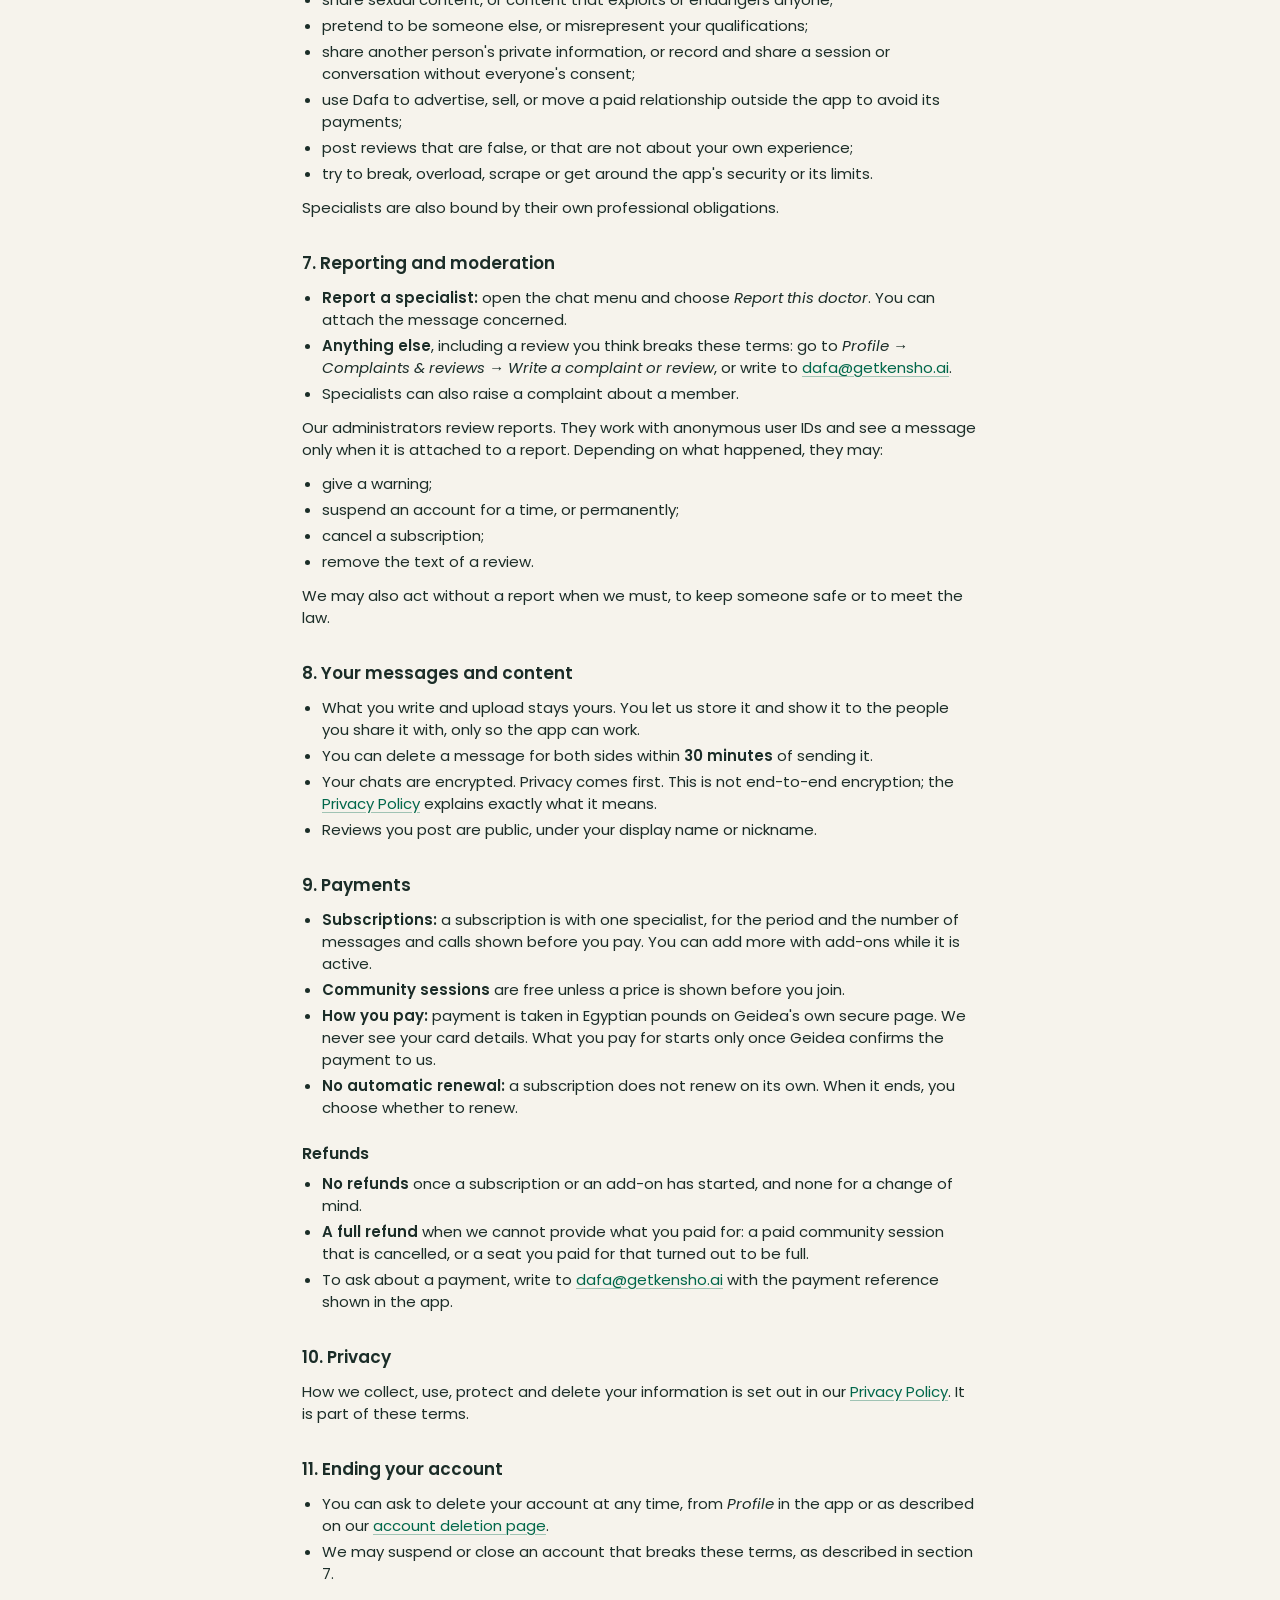
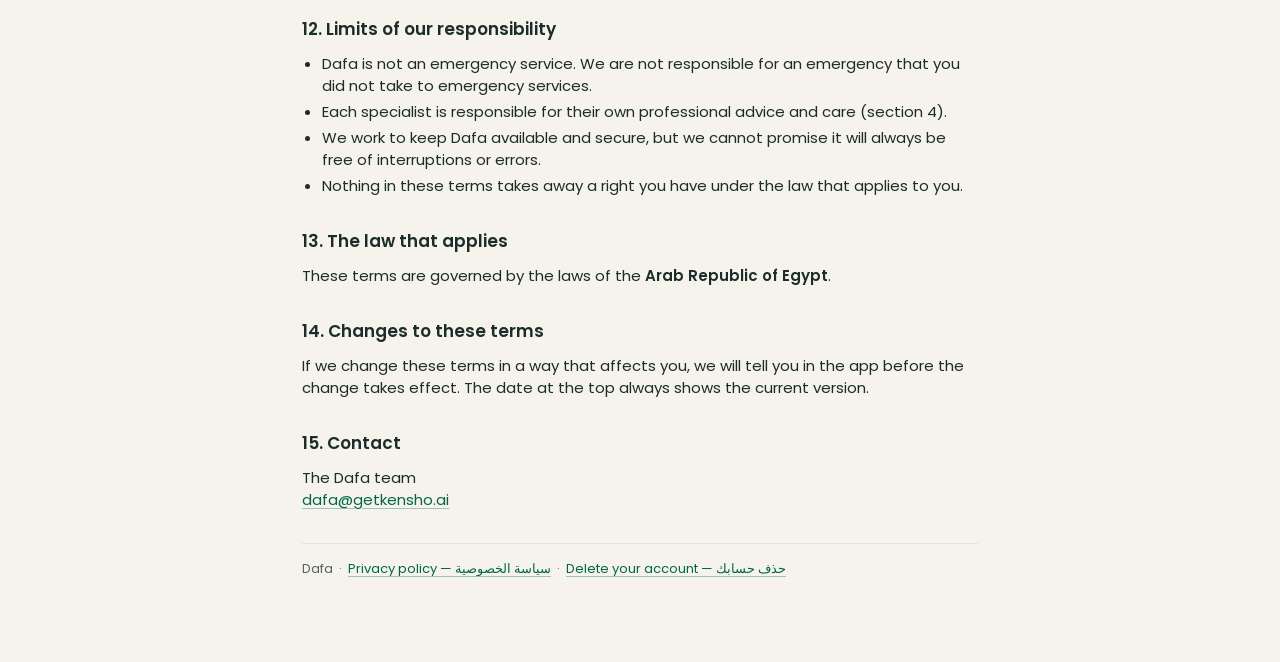
<file: terms.html>
<!doctype html>
<html lang="en" dir="ltr">
<head>
<meta charset="utf-8">
<meta name="viewport" content="width=device-width, initial-scale=1">
<title>Dafa — Terms of Use</title>
<meta name="description" content="The terms for using the Dafa mental-health support app.">
<meta name="theme-color" content="#F6F3EC">
<link rel="stylesheet" href="style.css">
</head>
<body>
<div class="wrap">

<header class="masthead">
  <a class="brand" href="index.html">
    <img src="dafa-wordmark.png" alt="Dafa" width="309" height="120">
  </a>
  <div class="segmented" role="group" aria-label="Language">
    <button id="btn-en" aria-pressed="true" onclick="setLang('en')">English</button>
    <button id="btn-ar" aria-pressed="false" onclick="setLang('ar')">العربية</button>
  </div>
</header>

<!-- ══════════════════════════ ENGLISH ══════════════════════════ -->
<div class="lang on" id="en">

<h1>Terms of Use</h1>
<p class="meta">Last updated 28 October 2026 &nbsp;·&nbsp; In effect from 28 October 2026</p>

<p class="lede">These terms are the agreement between you and Dafa when you use the app. We have tried to write them plainly. Please read them with our <a href="privacy-policy.html">Privacy Policy</a>, which explains what we do with your information.</p>

<div class="callout alert">
  <p><strong>Dafa is not an emergency service.</strong> If you are in immediate danger or thinking about harming yourself, contact your local emergency services or a crisis line right away. The app's Emergency tab lists numbers for your country. Messages in Dafa are not monitored in real time.</p>
</div>

<h2>1. Who we are</h2>
<p>Dafa is operated by <strong>the Dafa team</strong> ("Dafa", "we", "us"). The app is developed by Omar Marey. You can reach us at <a href="mailto:dafa@getkensho.ai">dafa@getkensho.ai</a>.</p>
<p>By creating an account or using Dafa, you agree to these terms. If you do not agree, please do not use the app.</p>

<h2>2. Who can use Dafa</h2>
<ul>
  <li>You must be <strong>16 or over</strong>. We check your date of birth when you sign up, and it must be your real one.</li>
  <li>An account is for one person. Do not share it, and do not create an account for someone else.</li>
  <li>You may use a nickname. Your real name is optional.</li>
</ul>

<h2>3. What Dafa is, and what it is not</h2>
<p>Dafa connects you with mental-health specialists for private conversations, and gives you tools to look after your day: a journal, homework your specialist sets you, and community sessions.</p>
<ul>
  <li><strong>Dafa does not diagnose you.</strong> The app makes no automated assessment, score or diagnosis. Anything clinical is the judgement of the specialist you are talking to.</li>
  <li><strong>Dafa is not an emergency service</strong> and is not a substitute for in-person or emergency care.</li>
  <li>Calls are arranged between you and your specialist outside the app and are logged in it. Dafa does not place live calls itself.</li>
</ul>

<h2>4. Specialists</h2>
<p>Specialists on Dafa are <strong>independent professionals</strong>. Each one is invited, reviewed and approved by the Dafa team before they appear in the app, and can be removed if they stop meeting our standards.</p>
<p>Specialists are not employed by Dafa. Each specialist is responsible for the professional advice and care they give you.</p>

<h2>5. Your account</h2>
<ul>
  <li>Keep your password private. We may also send a sign-in code to your email to confirm it is you.</li>
  <li>Tell us straight away at <a href="mailto:dafa@getkensho.ai">dafa@getkensho.ai</a> if you think someone else has used your account.</li>
  <li>Keep the details you give us accurate, especially your date of birth and any emergency contact.</li>
</ul>

<h2>6. Acceptable use</h2>
<p>Dafa is a place for support. In chats, reviews, complaints and community sessions, you must not:</p>
<ul>
  <li>harass, threaten, insult or discriminate against anyone;</li>
  <li>share sexual content, or content that exploits or endangers anyone;</li>
  <li>pretend to be someone else, or misrepresent your qualifications;</li>
  <li>share another person's private information, or record and share a session or conversation without everyone's consent;</li>
  <li>use Dafa to advertise, sell, or move a paid relationship outside the app to avoid its payments;</li>
  <li>post reviews that are false, or that are not about your own experience;</li>
  <li>try to break, overload, scrape or get around the app's security or its limits.</li>
</ul>
<p>Specialists are also bound by their own professional obligations.</p>

<h2>7. Reporting and moderation</h2>
<ul>
  <li><strong>Report a specialist:</strong> open the chat menu and choose <em>Report this doctor</em>. You can attach the message concerned.</li>
  <li><strong>Anything else</strong>, including a review you think breaks these terms: go to <em>Profile → Complaints &amp; reviews → Write a complaint or review</em>, or write to <a href="mailto:dafa@getkensho.ai">dafa@getkensho.ai</a>.</li>
  <li>Specialists can also raise a complaint about a member.</li>
</ul>
<p>Our administrators review reports. They work with anonymous user IDs and see a message only when it is attached to a report. Depending on what happened, they may:</p>
<ul>
  <li>give a warning;</li>
  <li>suspend an account for a time, or permanently;</li>
  <li>cancel a subscription;</li>
  <li>remove the text of a review.</li>
</ul>
<p>We may also act without a report when we must, to keep someone safe or to meet the law.</p>

<h2>8. Your messages and content</h2>
<ul>
  <li>What you write and upload stays yours. You let us store it and show it to the people you share it with, only so the app can work.</li>
  <li>You can delete a message for both sides within <strong>30 minutes</strong> of sending it.</li>
  <li>Your chats are encrypted. Privacy comes first. This is not end-to-end encryption; the <a href="privacy-policy.html">Privacy Policy</a> explains exactly what it means.</li>
  <li>Reviews you post are public, under your display name or nickname.</li>
</ul>

<h2>9. Payments</h2>
<ul>
  <li><strong>Subscriptions:</strong> a subscription is with one specialist, for the period and the number of messages and calls shown before you pay. You can add more with add-ons while it is active.</li>
  <li><strong>Community sessions</strong> are free unless a price is shown before you join.</li>
  <li><strong>How you pay:</strong> payment is taken in Egyptian pounds on Geidea's own secure page. We never see your card details. What you pay for starts only once Geidea confirms the payment to us.</li>
  <li><strong>No automatic renewal:</strong> a subscription does not renew on its own. When it ends, you choose whether to renew.</li>
</ul>
<h3>Refunds</h3>
<ul>
  <li><strong>No refunds</strong> once a subscription or an add-on has started, and none for a change of mind.</li>
  <li><strong>A full refund</strong> when we cannot provide what you paid for: a paid community session that is cancelled, or a seat you paid for that turned out to be full.</li>
  <li>To ask about a payment, write to <a href="mailto:dafa@getkensho.ai">dafa@getkensho.ai</a> with the payment reference shown in the app.</li>
</ul>

<h2>10. Privacy</h2>
<p>How we collect, use, protect and delete your information is set out in our <a href="privacy-policy.html">Privacy Policy</a>. It is part of these terms.</p>

<h2>11. Ending your account</h2>
<ul>
  <li>You can ask to delete your account at any time, from <em>Profile</em> in the app or as described on our <a href="delete-account.html">account deletion page</a>.</li>
  <li>We may suspend or close an account that breaks these terms, as described in section 7.</li>
</ul>

<h2>12. Limits of our responsibility</h2>
<ul>
  <li>Dafa is not an emergency service. We are not responsible for an emergency that you did not take to emergency services.</li>
  <li>Each specialist is responsible for their own professional advice and care (section 4).</li>
  <li>We work to keep Dafa available and secure, but we cannot promise it will always be free of interruptions or errors.</li>
  <li>Nothing in these terms takes away a right you have under the law that applies to you.</li>
</ul>

<h2>13. The law that applies</h2>
<p>These terms are governed by the laws of the <strong>Arab Republic of Egypt</strong>.</p>

<h2>14. Changes to these terms</h2>
<p>If we change these terms in a way that affects you, we will tell you in the app before the change takes effect. The date at the top always shows the current version.</p>

<h2>15. Contact</h2>
<p>The Dafa team<br>
<a href="mailto:dafa@getkensho.ai">dafa@getkensho.ai</a></p>

</div>

<!-- ══════════════════════════ ARABIC ══════════════════════════ -->
<div class="lang" id="ar" dir="rtl" lang="ar">

<h1>شروط الاستخدام</h1>
<p class="meta">آخر تحديث ٢٨ أكتوبر ٢٠٢٦ &nbsp;·&nbsp; سارية من ٢٨ أكتوبر ٢٠٢٦</p>

<p class="lede">هذه الشروط هي الاتفاق بينك وبين Dafa عند استخدامك التطبيق، وقد حاولنا أن نكتبها بوضوح. يُرجى قراءتها مع <a href="privacy-policy.html">سياسة الخصوصية</a> التي توضح ما نفعله بمعلوماتك.</p>

<div class="callout alert">
  <p><strong>Dafa ليس خدمة طوارئ.</strong> إذا كنت في خطر مباشر أو تفكر في إيذاء نفسك، فاتصل بخدمات الطوارئ المحلية أو بخط أزمات على الفور. ويعرض تبويب الطوارئ في التطبيق الأرقام الخاصة ببلدك. الرسائل داخل Dafa لا تُراقَب لحظة بلحظة.</p>
</div>

<h2>١. من نحن</h2>
<p>يُشغّل Dafa <strong>فريق Dafa</strong> («Dafa»، «نحن»)، ومطوّر التطبيق هو عمر مرعي. ويمكنك مراسلتنا على <a href="mailto:dafa@getkensho.ai">dafa@getkensho.ai</a>.</p>
<p>بإنشاء حساب أو باستخدام Dafa، فإنك توافق على هذه الشروط. وإن لم توافق عليها، فيُرجى عدم استخدام التطبيق.</p>

<h2>٢. من يمكنه استخدام Dafa</h2>
<ul>
  <li>يجب أن يكون عمرك <strong>١٦ عامًا أو أكثر</strong>. نتحقق من تاريخ ميلادك عند التسجيل، ويجب أن يكون تاريخك الحقيقي.</li>
  <li>الحساب لشخص واحد. لا تشاركه مع غيرك، ولا تنشئ حسابًا لشخص آخر.</li>
  <li>يمكنك استخدام اسم مستعار. اسمك الحقيقي اختياري.</li>
</ul>

<h2>٣. ما هو Dafa وما ليس هو</h2>
<p>يصلك Dafa بمتخصصين في الصحة النفسية لمحادثات خاصة، ويمنحك أدوات تهتم بها بيومك: يوميات، وواجبات يكلّفك بها المتخصص، وجلسات مجتمعية.</p>
<ul>
  <li><strong>Dafa لا يشخّصك.</strong> لا يجري التطبيق أي تقييم آلي ولا يمنح درجة ولا يضع تشخيصًا. كل ما هو إكلينيكي هو حكم المتخصص الذي تتحدث معه.</li>
  <li><strong>Dafa ليس خدمة طوارئ</strong>، ولا يغني عن الرعاية الحضورية أو رعاية الطوارئ.</li>
  <li>تُرتَّب المكالمات بينك وبين المتخصص خارج التطبيق وتُسجَّل فيه. ولا يُجري Dafa مكالمات مباشرة بنفسه.</li>
</ul>

<h2>٤. المتخصصون</h2>
<p>المتخصصون على Dafa <strong>مهنيون مستقلون</strong>. يدعو فريق Dafa كل متخصص ويراجعه ويعتمده قبل أن يظهر في التطبيق، ويمكن إزالته إذا لم يعد يستوفي معاييرنا.</p>
<p>المتخصصون ليسوا موظفين لدى Dafa، وكل متخصص مسؤول عن النصيحة والرعاية المهنية التي يقدمها لك.</p>

<h2>٥. حسابك</h2>
<ul>
  <li>احتفظ بكلمة مرورك لنفسك. وقد نرسل أيضًا رمز دخول إلى بريدك للتأكد من أنك أنت.</li>
  <li>أخبرنا فورًا على <a href="mailto:dafa@getkensho.ai">dafa@getkensho.ai</a> إن ظننت أن شخصًا آخر استخدم حسابك.</li>
  <li>احرص على دقة البيانات التي تقدمها، وخصوصًا تاريخ ميلادك وأي جهة اتصال للطوارئ.</li>
</ul>

<h2>٦. الاستخدام المقبول</h2>
<p>Dafa مكان للدعم. وفي المحادثات والمراجعات والشكاوى والجلسات المجتمعية، لا يجوز لك:</p>
<ul>
  <li>مضايقة أي أحد أو تهديده أو إهانته أو التمييز ضده؛</li>
  <li>مشاركة محتوى جنسي، أو محتوى يستغل أحدًا أو يعرّضه للخطر؛</li>
  <li>انتحال شخصية غيرك، أو تقديم مؤهلاتك على غير حقيقتها؛</li>
  <li>مشاركة المعلومات الخاصة لشخص آخر، أو تسجيل جلسة أو محادثة ومشاركتها دون موافقة الجميع؛</li>
  <li>استخدام Dafa للإعلان أو البيع، أو لنقل علاقة مدفوعة إلى خارج التطبيق للتهرب من مدفوعاته؛</li>
  <li>نشر مراجعات كاذبة، أو لا تتعلق بتجربتك أنت؛</li>
  <li>محاولة تعطيل التطبيق أو إثقاله أو جمع بياناته آليًا أو الالتفاف على حمايته أو حدوده.</li>
</ul>
<p>ويلتزم المتخصصون كذلك بواجباتهم المهنية.</p>

<h2>٧. الإبلاغ والإشراف</h2>
<ul>
  <li><strong>للإبلاغ عن متخصص:</strong> افتح قائمة المحادثة واختر <em>إبلاغ عن الدكتور</em>. ويمكنك إرفاق الرسالة المعنية.</li>
  <li><strong>لأي أمر آخر</strong>، ومنه مراجعة ترى أنها تخالف هذه الشروط: من <em>الملف الشخصي ← الشكاوى والتقييمات ← اكتب شكوى أو رأي</em>، أو راسلنا على <a href="mailto:dafa@getkensho.ai">dafa@getkensho.ai</a>.</li>
  <li>ويمكن للمتخصصين أيضًا تقديم شكوى بشأن عضو.</li>
</ul>
<p>يراجع المشرفون لدينا البلاغات. وهم يعملون بمعرّفات مجهولة، ولا يرون رسالة إلا إذا أُرفقت ببلاغ. وبحسب ما حدث، يجوز لهم:</p>
<ul>
  <li>توجيه إنذار؛</li>
  <li>إيقاف حساب لمدة، أو نهائيًا؛</li>
  <li>إلغاء اشتراك؛</li>
  <li>حذف نص مراجعة.</li>
</ul>
<p>وقد نتصرف دون بلاغ حين يلزمنا ذلك، لحماية أحد أو للالتزام بالقانون.</p>

<h2>٨. رسائلك ومحتواك</h2>
<ul>
  <li>ما تكتبه وترفعه يظل ملكك. وأنت تسمح لنا بتخزينه وعرضه لمن تشاركه معهم، فقط ليعمل التطبيق.</li>
  <li>يمكنك حذف رسالة لدى الطرفين خلال <strong>٣٠ دقيقة</strong> من إرسالها.</li>
  <li>Your chats are encrypted. Privacy comes first. وهذا ليس تشفيرًا طرفيًا كاملًا؛ وتوضح <a href="privacy-policy.html">سياسة الخصوصية</a> ما يعنيه بالضبط.</li>
  <li>المراجعات التي تنشرها علنية، باسم العرض أو الاسم المستعار.</li>
</ul>

<h2>٩. المدفوعات</h2>
<ul>
  <li><strong>الاشتراكات:</strong> الاشتراك مع متخصص واحد، للمدة وعدد الرسائل والمكالمات الموضحة قبل الدفع. ويمكنك إضافة المزيد بالإضافات ما دام الاشتراك ساريًا.</li>
  <li><strong>الجلسات المجتمعية</strong> مجانية ما لم يُعرض سعر قبل انضمامك.</li>
  <li><strong>طريقة الدفع:</strong> يتم الدفع بالجنيه المصري على صفحة «جيديا» الآمنة نفسها، ولا نرى بيانات بطاقتك أبدًا. ولا يبدأ ما دفعت مقابله إلا بعد أن تؤكد لنا «جيديا» الدفع.</li>
  <li><strong>لا تجديد تلقائي:</strong> لا يتجدد الاشتراك من تلقاء نفسه. وعند انتهائه، تختار أنت إن كنت تريد تجديده.</li>
</ul>
<h3>الاسترداد</h3>
<ul>
  <li><strong>لا استرداد</strong> بعد بدء الاشتراك أو الإضافة، ولا استرداد لتغيير الرأي.</li>
  <li><strong>استرداد كامل</strong> حين لا نستطيع تقديم ما دفعت مقابله: جلسة مجتمعية مدفوعة أُلغيت، أو مقعد دفعت ثمنه ثم تبيّن أن الجلسة اكتملت.</li>
  <li>للاستفسار عن عملية دفع، راسلنا على <a href="mailto:dafa@getkensho.ai">dafa@getkensho.ai</a> مع رقم الدفع الظاهر في التطبيق.</li>
</ul>

<h2>١٠. الخصوصية</h2>
<p>توضح <a href="privacy-policy.html">سياسة الخصوصية</a> كيف نجمع معلوماتك، وكيف نستخدمها ونحميها ونحذفها، وهي جزء من هذه الشروط.</p>

<h2>١١. إنهاء حسابك</h2>
<ul>
  <li>يمكنك طلب حذف حسابك في أي وقت، من <em>الملف الشخصي</em> في التطبيق أو كما هو موضح في <a href="delete-account.html">صفحة حذف الحساب</a>.</li>
  <li>ويجوز لنا إيقاف أو إغلاق حساب يخالف هذه الشروط، كما هو موضح في القسم ٧.</li>
</ul>

<h2>١٢. حدود مسؤوليتنا</h2>
<ul>
  <li>Dafa ليس خدمة طوارئ، ولسنا مسؤولين عن حالة طارئة لم تلجأ فيها إلى خدمات الطوارئ.</li>
  <li>كل متخصص مسؤول عن نصيحته ورعايته المهنية (القسم ٤).</li>
  <li>نعمل على أن يظل Dafa متاحًا وآمنًا، لكن لا يمكننا أن نعد بأنه سيخلو دائمًا من الانقطاع أو الأخطاء.</li>
  <li>لا شيء في هذه الشروط ينتقص من حق يكفله لك القانون المطبَّق عليك.</li>
</ul>

<h2>١٣. القانون المطبَّق</h2>
<p>تخضع هذه الشروط لقوانين <strong>جمهورية مصر العربية</strong>.</p>

<h2>١٤. تغييرات هذه الشروط</h2>
<p>إذا غيّرنا هذه الشروط تغييرًا يمسّك، فسنخبرك داخل التطبيق قبل سريان التغيير. والتاريخ في الأعلى يوضح دائمًا النسخة السارية.</p>

<h2>١٥. للتواصل</h2>
<p>فريق Dafa<br>
<a href="mailto:dafa@getkensho.ai">dafa@getkensho.ai</a></p>

</div>

<footer>
  <p>Dafa &nbsp;·&nbsp; <a href="privacy-policy.html">Privacy policy — سياسة الخصوصية</a> &nbsp;·&nbsp; <a href="delete-account.html">Delete your account — حذف حسابك</a></p>
</footer>

</div>

<script>
function setLang(code) {
  document.querySelectorAll('.lang').forEach(function (el) {
    el.classList.toggle('on', el.id === code);
  });
  document.getElementById('btn-en').setAttribute('aria-pressed', String(code === 'en'));
  document.getElementById('btn-ar').setAttribute('aria-pressed', String(code === 'ar'));
  document.documentElement.lang = code;
  document.documentElement.dir = code === 'ar' ? 'rtl' : 'ltr';
  try { localStorage.setItem('dafa-legal-lang', code); } catch (e) { /* private mode */ }
}
try {
  // §221: the app opens a page with #ar or #en, its reader's language.
  var asked = location.hash.slice(1);
  var saved = localStorage.getItem('dafa-legal-lang');
  if (asked === 'ar' || asked === 'en') setLang(asked);
  else if (saved === 'ar' || saved === 'en') setLang(saved);
  else if ((navigator.language || '').slice(0, 2) === 'ar') setLang('ar');
} catch (e) { /* private mode */ }
</script>

</body>
</html>
</file>
<file: style.css>
/* ============================================================================
   Dafa legal pages — the app's design system, on the web.

   Ported from src/theme/tokens.ts and src/theme/typography.ts rather than
   re-invented, so a member who taps through from the app lands somewhere that
   looks like the app: cream screen, white cards, emerald accent, Cairo for
   Arabic and Poppins for Latin, the same 18px card radius and 22px screen
   padding, the same three elevations.

   Light only, because the app is. There is no dark theme to match.
   ========================================================================= */

@import url('https://fonts.googleapis.com/css2?family=Cairo:wght@400;500;600;700&family=Poppins:wght@400;500;600&display=swap');

:root {
  /* colours — tokens.ts */
  --emerald: #00674A;
  --emerald-soft: #E2EFE9;
  --ocean: #08567D;
  --ocean-soft: #E4EDF3;
  --coral: #E9826B;
  --coral-deep: #C75B45;
  --coral-soft: #FBEAE4;
  --cream: #F6F3EC;
  --card: #FFFFFF;
  --ink: #1B2D28;
  --slate: #55655F;          /* secondary text — the AA-corrected `muted` */
  --alert: #B04A33;          /* emergency / destructive */
  --live: #2FA968;
  --line: rgba(27, 45, 40, 0.08);

  /* spacing — tokens.ts */
  --sp-xs: 4px;
  --sp-sm: 8px;
  --sp-md: 12px;
  --sp-lg: 16px;
  --sp-xl: 24px;
  --sp-xxl: 32px;
  --sp-card: 18px;
  --sp-screen: 22px;

  /* radii — tokens.ts */
  --r-sm: 10px;
  --r-md: 14px;
  --r-lg: 18px;
  --r-xl: 24px;
  --r-pill: 999px;

  /* elevation — shadows.raised / .soft */
  --e-raised: 0 1px 4px rgba(27, 45, 40, 0.06);
  --e-soft: 0 8px 30px rgba(27, 45, 40, 0.10);

  --font-latin: 'Poppins', -apple-system, BlinkMacSystemFont, 'Segoe UI', Roboto, sans-serif;
  --font-arabic: 'Cairo', 'Segoe UI', Tahoma, sans-serif;
}

* { box-sizing: border-box; }

html { -webkit-text-size-adjust: 100%; }

body {
  margin: 0;
  background: var(--cream);
  color: var(--ink);
  font-family: var(--font-latin);
  /* typeScale.body — 15/22 */
  font-size: 15px;
  line-height: 22px;
  font-weight: 400;
}

[dir='rtl'] body,
body[dir='rtl'],
.lang[dir='rtl'] { font-family: var(--font-arabic); }

.wrap {
  max-width: 720px;
  margin: 0 auto;
  padding: var(--sp-screen) var(--sp-screen) 72px;
}

/* ── masthead ─────────────────────────────────────────────────────────── */

/* Logo at the reading edge, language switch at the far edge, on one baseline.
   `wrap` rather than a breakpoint: the two simply stack when they stop fitting,
   which is also what happens in Arabic where the switch label is wider. */
.masthead {
  display: flex;
  align-items: center;
  justify-content: space-between;
  flex-wrap: wrap;
  gap: var(--sp-md) var(--sp-lg);
  padding: var(--sp-xl) 0 var(--sp-xl);
  margin-bottom: var(--sp-sm);
  border-bottom: 1px solid var(--line);
}

/* The wordmark carries the name, so no text sits beside it. Height is fixed
   and width follows the 520:149 aspect, so the logo never reflows the header. */
.brand {
  display: inline-block;
  line-height: 0;
}

.brand img {
  height: 42px;
  width: auto;
  display: block;
}

/* The mark is directional-neutral, but the header should still start from the
   reading edge in both directions — the flow handles that on its own. */
@media (max-width: 560px) {
  .brand img { height: 36px; }
}

/* segmented control — mirrors the app's Segmented */
.segmented {
  display: inline-flex;
  background: rgba(27, 45, 40, 0.05);
  border-radius: var(--r-pill);
  padding: 3px;
  flex: none;
}

.segmented button {
  font-family: inherit;
  /* typeScale.micro */
  font-size: 12px;
  line-height: 16px;
  font-weight: 600;
  padding: 8px 18px;
  border: 0;
  border-radius: var(--r-pill);
  background: transparent;
  color: var(--slate);
  cursor: pointer;
  transition: background 0.15s ease, color 0.15s ease;
}

.segmented button[aria-pressed='true'] {
  background: var(--card);
  color: var(--emerald);
  box-shadow: var(--e-raised);
}

.segmented button:last-child { font-family: var(--font-arabic); }

/* ── type ─────────────────────────────────────────────────────────────── */

h1 {
  /* typeScale.screenTitle — 22/30 bold */
  font-size: 22px;
  line-height: 30px;
  font-weight: 600;
  margin: var(--sp-lg) 0 var(--sp-sm);
  letter-spacing: -0.01em;
}

[dir='rtl'] h1 { font-weight: 700; }

h2 {
  /* typeScale.sectionTitle — 17/24 bold */
  font-size: 17px;
  line-height: 24px;
  font-weight: 600;
  margin: var(--sp-xxl) 0 var(--sp-md);
}

[dir='rtl'] h2 { font-weight: 700; }

h3 {
  /* typeScale.cardTitle — 16/22 */
  font-size: 16px;
  line-height: 22px;
  font-weight: 600;
  margin: var(--sp-xl) 0 var(--sp-sm);
}

p { margin: 0 0 var(--sp-md); }

.meta {
  /* typeScale.meta — 13/18 */
  font-size: 13px;
  line-height: 18px;
  color: var(--slate);
  margin: 0;
}

.lede {
  font-size: 16px;
  line-height: 24px;
  color: var(--slate);
  margin: 0 0 var(--sp-xl);
}

strong { font-weight: 600; }

a {
  color: var(--emerald);
  text-decoration-color: rgba(0, 103, 74, 0.35);
  text-underline-offset: 3px;
}

a:hover { text-decoration-color: var(--emerald); }

ol, ul {
  padding-inline-start: 20px;
  margin: 0 0 var(--sp-md);
}

li { margin: var(--sp-xs) 0; }

code {
  font-family: ui-monospace, SFMono-Regular, Menlo, monospace;
  font-size: 13px;
  background: var(--cream);
  border: 1px solid var(--line);
  border-radius: var(--r-sm);
  padding: 2px 7px;
}

/* ── card ─────────────────────────────────────────────────────────────── */

.card {
  background: var(--card);
  border-radius: var(--r-lg);
  padding: var(--sp-card);
  box-shadow: var(--e-raised);
  margin: 0 0 var(--sp-lg);
}

.card > :last-child { margin-bottom: 0; }
.card h2 { margin-top: 0; }
.card h3:first-child { margin-top: 0; }

.card.hero {
  box-shadow: var(--e-soft);
  padding: var(--sp-xl) var(--sp-card);
}

/* ── callouts ─────────────────────────────────────────────────────────── */

.callout {
  border-radius: var(--r-md);
  padding: var(--sp-lg) var(--sp-card);
  margin: 0 0 var(--sp-lg);
  border-inline-start: 3px solid var(--slate);
  background: var(--card);
}

.callout > :last-child { margin-bottom: 0; }

.callout.alert {
  background: var(--coral-soft);
  border-inline-start-color: var(--alert);
  color: var(--ink);
}

.callout.good {
  background: var(--emerald-soft);
  border-inline-start-color: var(--emerald);
}

.callout.info {
  background: var(--ocean-soft);
  border-inline-start-color: var(--ocean);
}

/* ── rows (the app's ValueRow, as a table) ────────────────────────────── */

table {
  width: 100%;
  border-collapse: collapse;
  margin: 0 0 var(--sp-md);
  font-size: 14px;
  line-height: 20px;
}

thead th {
  /* typeScale.micro — field labels */
  font-size: 12px;
  line-height: 16px;
  font-weight: 600;
  text-transform: uppercase;
  letter-spacing: 0.04em;
  color: var(--slate);
  text-align: start;
  padding: 0 var(--sp-md) var(--sp-sm);
  border-bottom: 1px solid var(--line);
}

tbody td {
  padding: var(--sp-md);
  text-align: start;
  vertical-align: top;
  border-bottom: 1px solid var(--line);
}

tbody tr:last-child td { border-bottom: 0; }

tbody td:first-child { font-weight: 600; }

/* ── chips ────────────────────────────────────────────────────────────── */

.chip {
  display: inline-block;
  font-size: 12px;
  line-height: 16px;
  font-weight: 600;
  padding: 5px 12px;
  border-radius: var(--r-pill);
  background: var(--emerald-soft);
  color: var(--emerald);
}

.chip.warn { background: var(--coral-soft); color: var(--alert); }
.chip.neutral { background: rgba(27, 45, 40, 0.05); color: var(--slate); }

/* ── steps ────────────────────────────────────────────────────────────── */

.steps {
  list-style: none;
  padding: 0;
  margin: 0;
  counter-reset: step;
}

.steps li {
  position: relative;
  padding-inline-start: 38px;
  margin: 0 0 var(--sp-lg);
  counter-increment: step;
}

.steps li:last-child { margin-bottom: 0; }

.steps li::before {
  content: counter(step);
  position: absolute;
  inset-inline-start: 0;
  top: 0;
  width: 26px;
  height: 26px;
  border-radius: var(--r-pill);
  background: var(--emerald-soft);
  color: var(--emerald);
  font-size: 13px;
  font-weight: 600;
  display: grid;
  place-items: center;
}

/* ── button ───────────────────────────────────────────────────────────── */

.btn {
  display: inline-block;
  /* typeScale.action — 15/20 bold */
  font-size: 15px;
  line-height: 20px;
  font-weight: 600;
  padding: 13px 24px;
  border-radius: var(--r-pill);
  background: var(--emerald);
  color: #fff;
  text-decoration: none;
  box-shadow: var(--e-raised);
}

.btn:hover { background: #00543C; }

/* ── footer ───────────────────────────────────────────────────────────── */

footer {
  margin-top: var(--sp-xxl);
  padding-top: var(--sp-lg);
  border-top: 1px solid var(--line);
  color: var(--slate);
  font-size: 13px;
  line-height: 18px;
}

/* ── language panes ───────────────────────────────────────────────────── */

.lang { display: none; }
.lang.on { display: block; }

/* Cairo sits smaller on the line than Poppins at the same size. */
.lang[dir='rtl'] { font-size: 16px; line-height: 26px; }
.lang[dir='rtl'] .meta { font-size: 14px; line-height: 20px; }
.lang[dir='rtl'] table { font-size: 15px; line-height: 24px; }

@media (max-width: 560px) {
  :root { --sp-screen: 16px; }
  h1 { font-size: 21px; line-height: 29px; }
  table { font-size: 13px; line-height: 19px; }
  thead th, tbody td { padding-inline: var(--sp-sm); }
}

@media print {
  body { background: #fff; }
  .segmented, footer { display: none; }
  .card, .callout { box-shadow: none; border: 1px solid var(--line); }
  .lang { display: block !important; }
}
</file>
